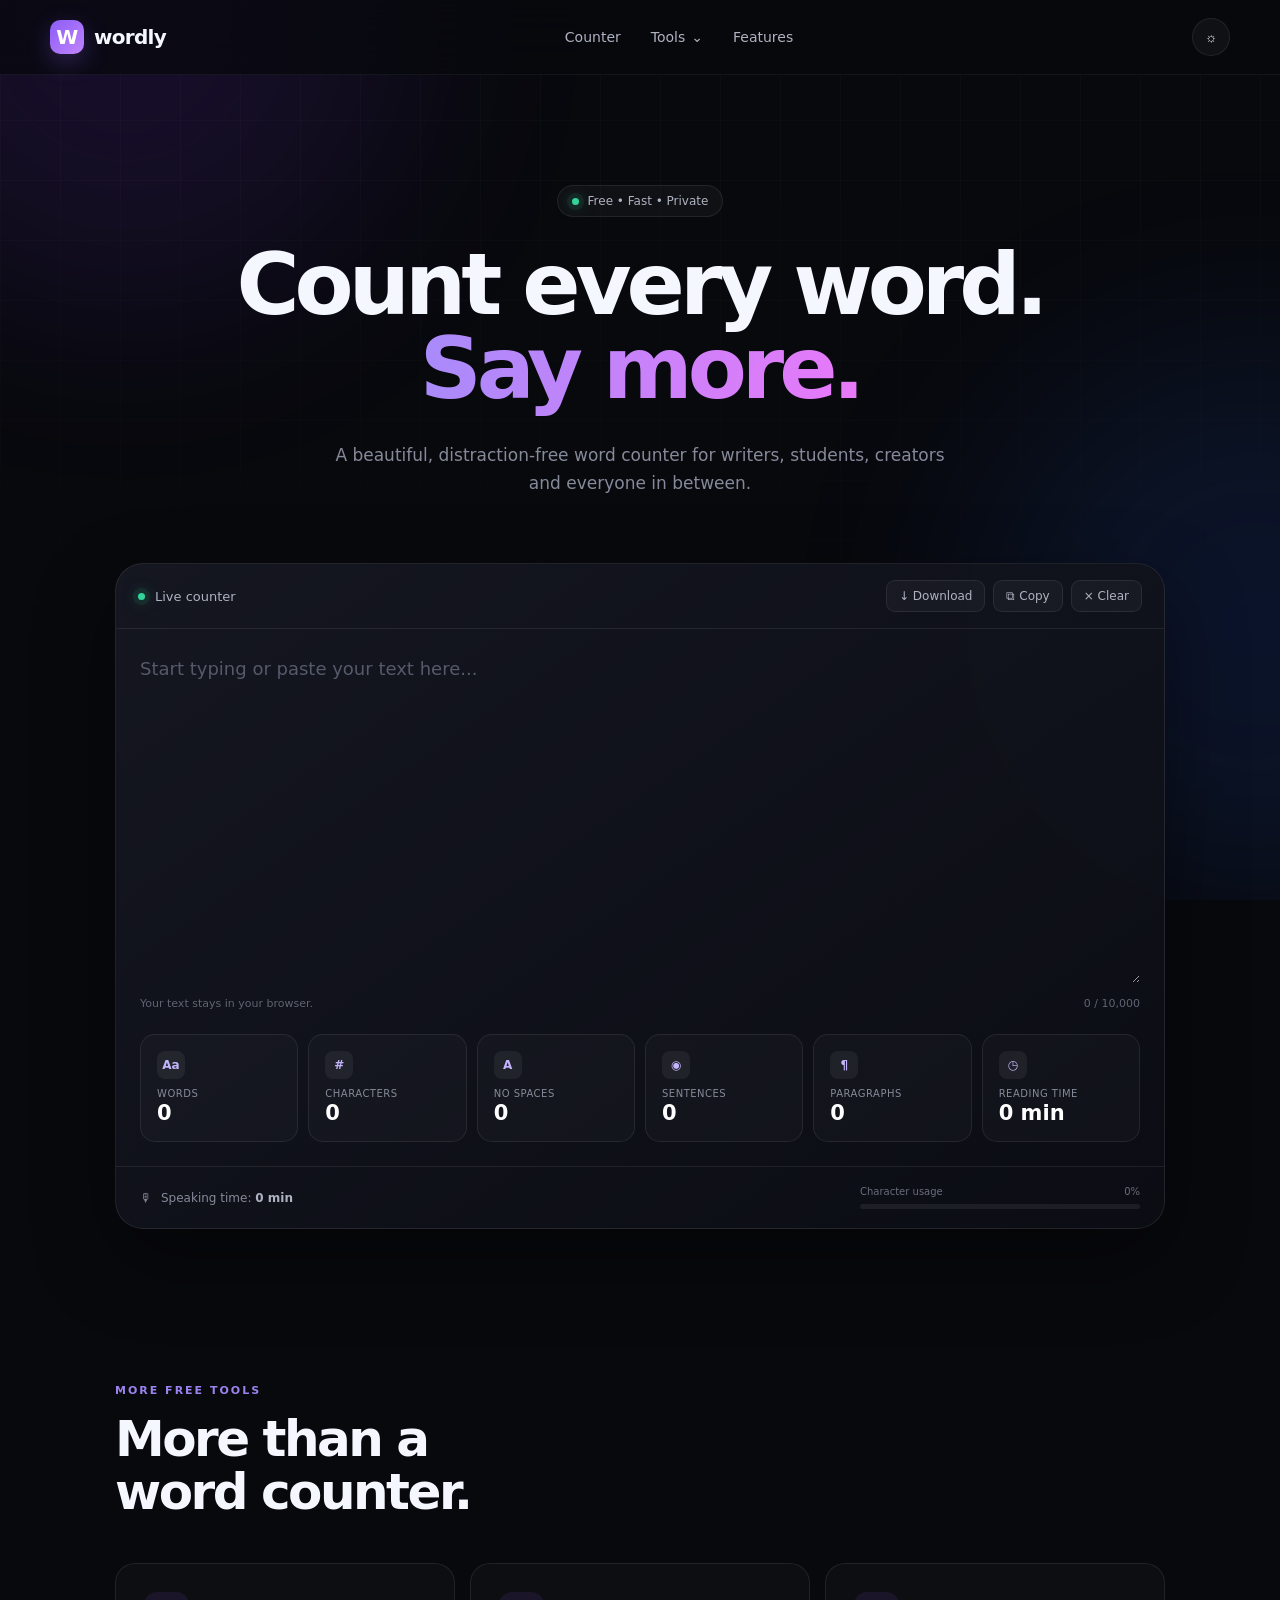
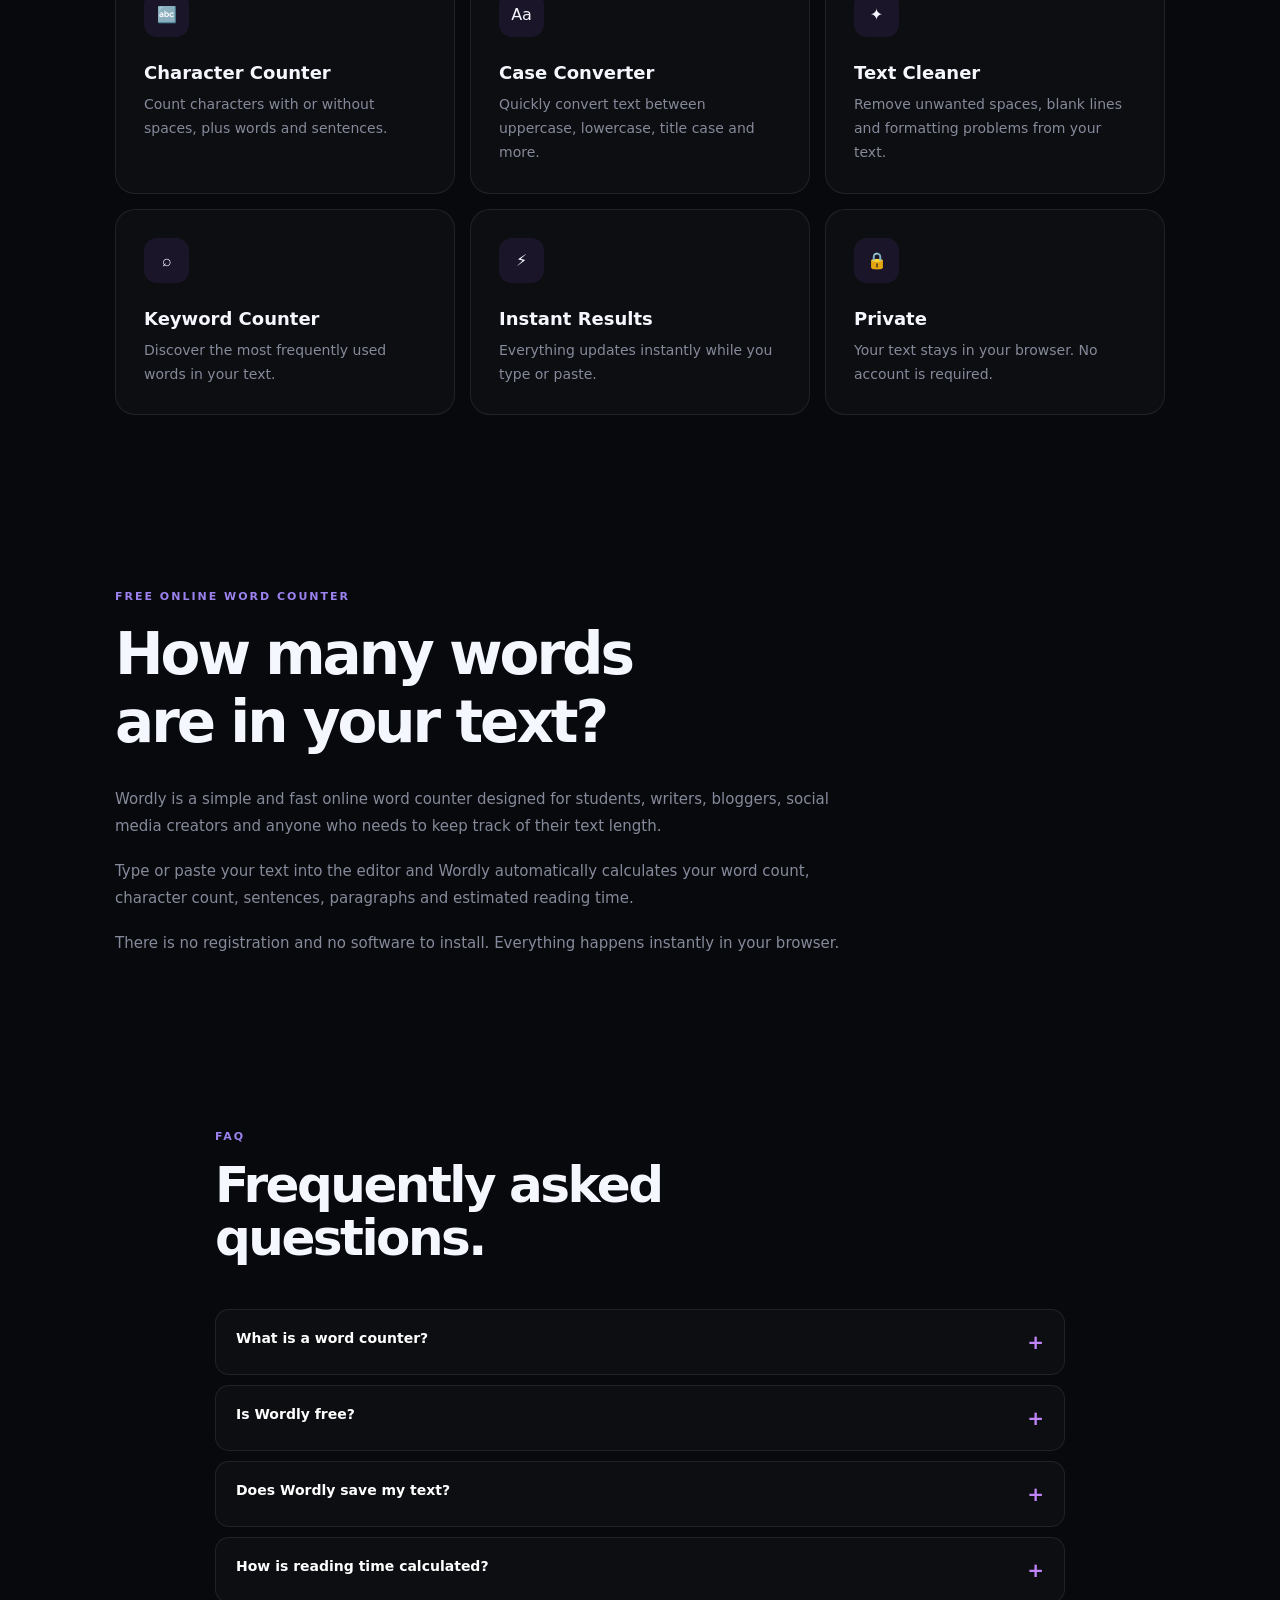
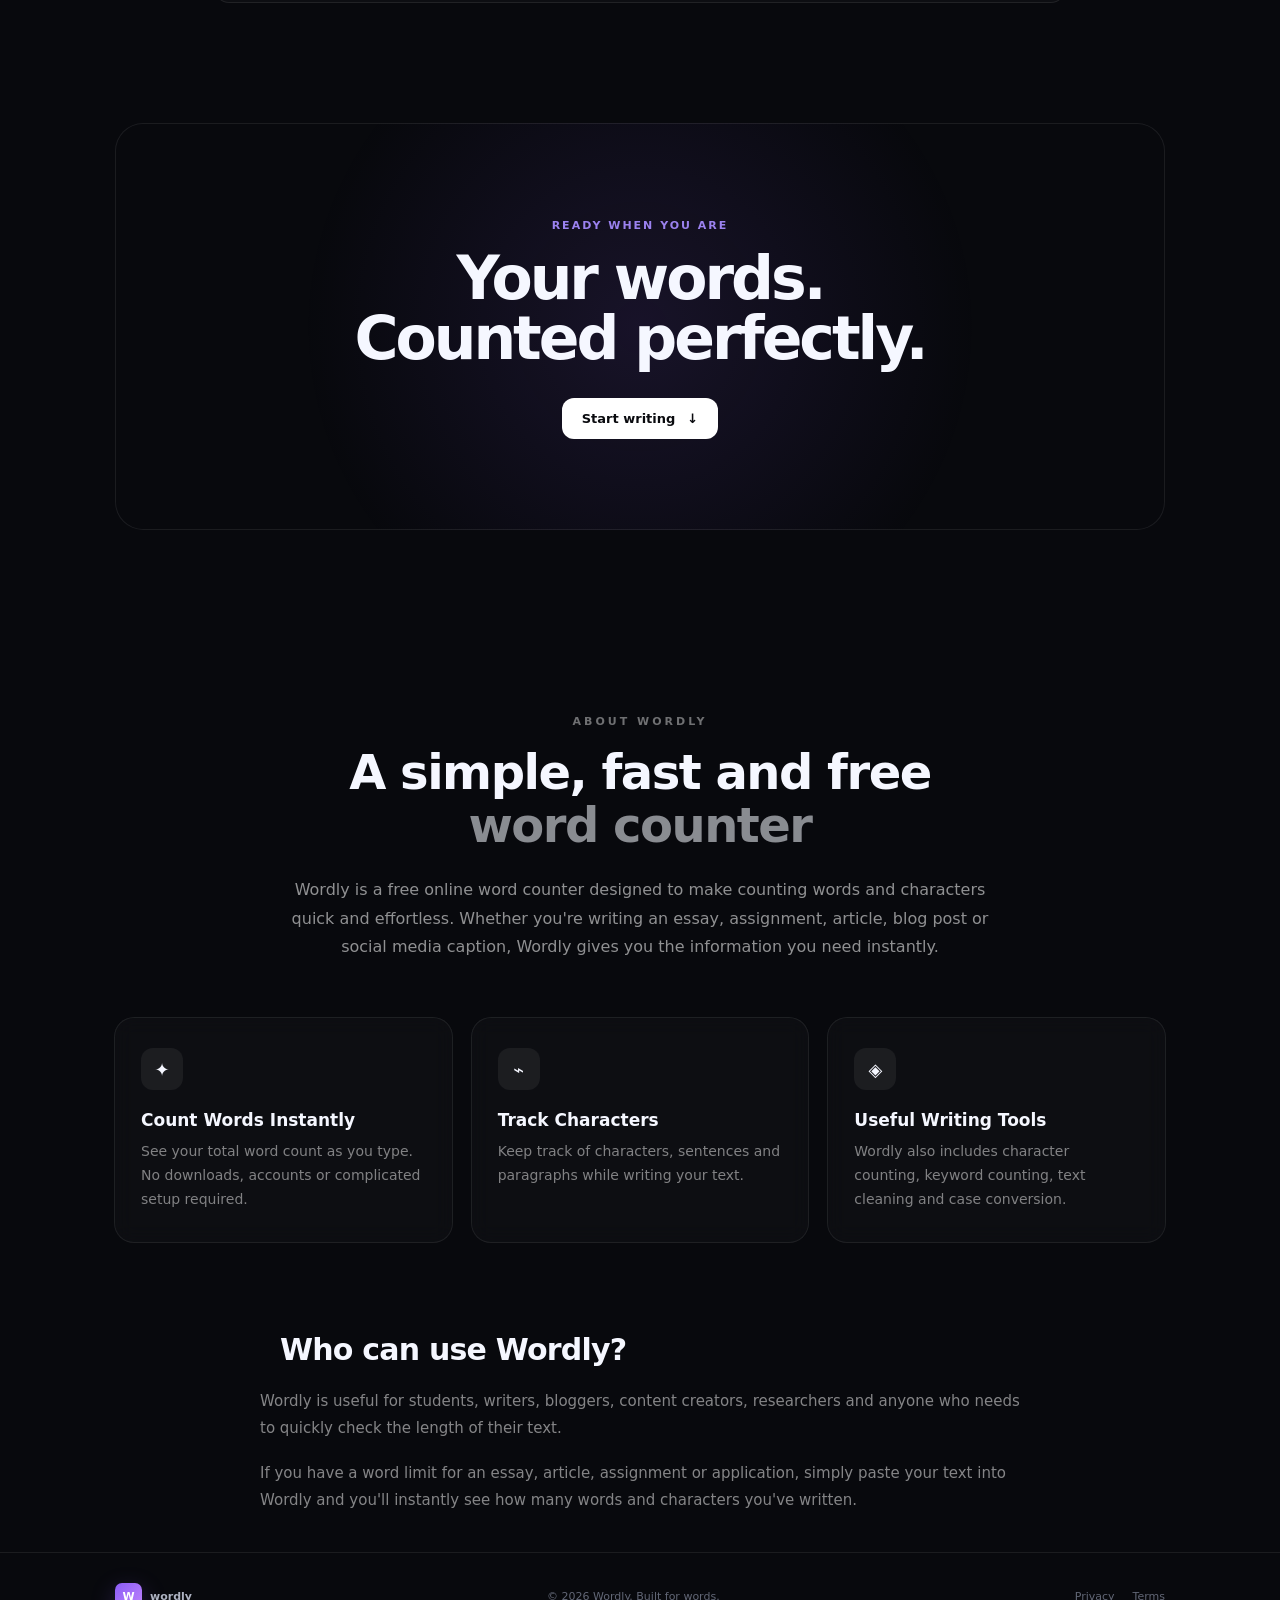
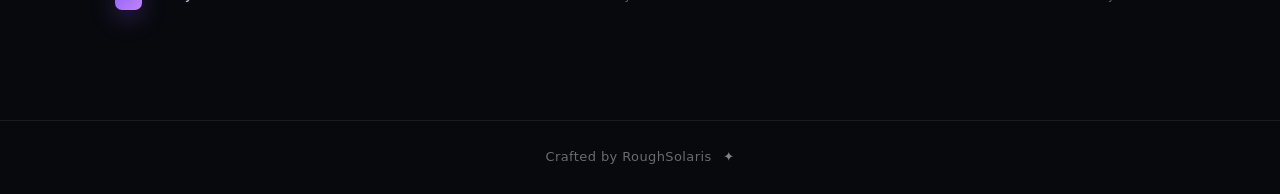
<file: index.html>
<!DOCTYPE html>
<html lang="en">
<head>
    <meta charset="UTF-8">

    <meta
        name="viewport"
        content="width=device-width, initial-scale=1.0"
    >

    <meta name="google-site-verification" content="esN3q-CJiBxwfUMxnGe8Wap32bv9t5BSEKlq-jad2Q8" />



    <meta
        name="keywords"
        content="word counter, free word counter, online word counter, character counter, writing tool"
    >

    <meta name="theme-color" content="#08090d">

    <title>Word Counter Online - Free Word & Character Counter | Wordly</title>
    <meta name="description" content="Free online word counter and character counter. Count words, characters, sentences and paragraphs instantly with Wordly. Fast, simple and completely free.">
<meta name="robots" content="index, follow">
    <link rel="stylesheet" href="style.css">
</head>

<body>

<div class="background">
    <div class="glow glow-one"></div>
    <div class="glow glow-two"></div>
    <div class="grid"></div>
</div>


<header class="navbar">

    <div class="nav-container">

        <a href="index.html" class="logo">
            <span class="logo-icon">W</span>
            <span>wordly</span>
        </a>

        <div class="nav-links">

            <a href="#counter">
                Counter
            </a>

            <div class="tools-menu">

                <button class="tools-button">
                    Tools
                    <span>⌄</span>
                </button>

                <div class="tools-dropdown">

                    <a href="index.html">
                        <span>🔢</span>
                        Word Counter
                    </a>

                    <a href="character-counter.html">
                        <span>🔤</span>
                        Character Counter
                    </a>

                    <a href="case-converter.html">
                        <span>↕</span>
                        Case Converter
                    </a>

                    <a href="grammar-checker.html">
    <span>✦</span>
    Grammar Checker
</a>


                    <a href="text-cleaner.html">
                        <span>✦</span>
                        Text Cleaner
                    </a>

                    <a href="keyword-counter.html">
                        <span>⌕</span>
                        Keyword Counter
                    </a>

                </div>

            </div>

            <a href="#features">
                Features
            </a>

        </div>

        <button
            class="theme-button"
            id="themeButton"
        >
            ☼
        </button>

    </div>

</header>


<main>


<section class="hero">

    <div class="badge">
        <span class="status-dot"></span>
        Free • Fast • Private
    </div>

    <h1>
        Count every word.<br>
        <span>Say more.</span>
    </h1>

    <p class="hero-description">
        A beautiful, distraction-free word counter for
        writers, students, creators and everyone in between.
    </p>

</section>


<section
    class="counter-section"
    id="counter"
>

    <div class="counter-card">

        <div class="toolbar">

            <div class="toolbar-left">

                <span class="live-dot"></span>

                <span>
                    Live counter
                </span>

            </div>

            <div class="toolbar-actions">

                <button
                    id="downloadButton"
                    class="tool-button"
                >
                    <span>↓</span>
                    Download
                </button>

                <button
                    id="copyButton"
                    class="tool-button"
                >
                    <span>⧉</span>
                    Copy
                </button>

                <button
                    id="clearButton"
                    class="tool-button danger"
                >
                    <span>×</span>
                    Clear
                </button>

            </div>

        </div>


        <div class="editor-wrapper">

            <textarea
                id="textInput"
                placeholder="Start typing or paste your text here..."
                spellcheck="true"
            ></textarea>

            <div class="editor-footer">

                <span>
                    Your text stays in your browser.
                </span>

                <span id="characterLimit">
                    0 / 10,000
                </span>

            </div>

        </div>


        <div class="stats-grid">

            <div class="stat-card">
                <div class="stat-icon">Aa</div>

                <div>
                    <span class="stat-label">
                        Words
                    </span>

                    <strong id="wordCount">
                        0
                    </strong>
                </div>
            </div>


            <div class="stat-card">
                <div class="stat-icon">#</div>

                <div>
                    <span class="stat-label">
                        Characters
                    </span>

                    <strong id="characterCount">
                        0
                    </strong>
                </div>
            </div>


            <div class="stat-card">
                <div class="stat-icon">A</div>

                <div>
                    <span class="stat-label">
                        No spaces
                    </span>

                    <strong id="characterNoSpaceCount">
                        0
                    </strong>
                </div>
            </div>


            <div class="stat-card">
                <div class="stat-icon">◉</div>

                <div>
                    <span class="stat-label">
                        Sentences
                    </span>

                    <strong id="sentenceCount">
                        0
                    </strong>
                </div>
            </div>


            <div class="stat-card">
                <div class="stat-icon">¶</div>

                <div>
                    <span class="stat-label">
                        Paragraphs
                    </span>

                    <strong id="paragraphCount">
                        0
                    </strong>
                </div>
            </div>


            <div class="stat-card">
                <div class="stat-icon">◷</div>

                <div>
                    <span class="stat-label">
                        Reading time
                    </span>

                    <strong id="readingTime">
                        0 min
                    </strong>
                </div>
            </div>

        </div>


        <div class="counter-bottom">

            <div class="time-info">
                🎙
                <span>
                    Speaking time:
                    <strong id="speakingTime">
                        0 min
                    </strong>
                </span>
            </div>


            <div class="progress-container">

                <div class="progress-label">

                    <span>
                        Character usage
                    </span>

                    <span id="progressText">
                        0%
                    </span>

                </div>

                <div class="progress-bar">

                    <div
                        class="progress-fill"
                        id="progressFill"
                    ></div>

                </div>

            </div>

        </div>

    </div>

</section>


<section class="features" id="features">

    <div class="section-heading">

        <span class="small-heading">
            MORE FREE TOOLS
        </span>

        <h2>
            More than a<br>
            word counter.
        </h2>

    </div>


    <div class="feature-grid">

        <a
            href="character-counter.html"
            class="feature-card feature-link"
        >

            <div class="feature-icon">
                🔤
            </div>

            <h3>
                Character Counter
            </h3>

            <p>
                Count characters with or without spaces,
                plus words and sentences.
            </p>

        </a>


        <a
            href="case-converter.html"
            class="feature-card feature-link"
        >

            <div class="feature-icon">
                Aa
            </div>

            <h3>
                Case Converter
            </h3>

            <p>
                Quickly convert text between uppercase,
                lowercase, title case and more.
            </p>

        </a>


        <a
            href="text-cleaner.html"
            class="feature-card feature-link"
        >

            <div class="feature-icon">
                ✦
            </div>

            <h3>
                Text Cleaner
            </h3>

            <p>
                Remove unwanted spaces, blank lines and
                formatting problems from your text.
            </p>

        </a>


        <a
            href="keyword-counter.html"
            class="feature-card feature-link"
        >

            <div class="feature-icon">
                ⌕
            </div>

            <h3>
                Keyword Counter
            </h3>

            <p>
                Discover the most frequently used words
                in your text.
            </p>

        </a>


        <div class="feature-card">

            <div class="feature-icon">
                ⚡
            </div>

            <h3>
                Instant Results
            </h3>

            <p>
                Everything updates instantly while
                you type or paste.
            </p>

        </div>


        <div class="feature-card">

            <div class="feature-icon">
                🔒
            </div>

            <h3>
                Private
            </h3>

            <p>
                Your text stays in your browser.
                No account is required.
            </p>

        </div>

    </div>

</section>


<section class="info-section">

    <div class="info-content">

        <span class="small-heading">
            FREE ONLINE WORD COUNTER
        </span>

        <h2>
            How many words<br>
            are in your text?
        </h2>

        <p>
            Wordly is a simple and fast online word counter
            designed for students, writers, bloggers,
            social media creators and anyone who needs
            to keep track of their text length.
        </p>

        <p>
            Type or paste your text into the editor and
            Wordly automatically calculates your word count,
            character count, sentences, paragraphs and
            estimated reading time.
        </p>

        <p>
            There is no registration and no software to
            install. Everything happens instantly in your
            browser.
        </p>

    </div>

</section>


<section class="faq-section">

    <div class="section-heading">

        <span class="small-heading">
            FAQ
        </span>

        <h2>
            Frequently asked<br>
            questions.
        </h2>

    </div>


    <div class="faq-list">

        <details>
            <summary>
                What is a word counter?
                <span>+</span>
            </summary>

            <p>
                A word counter counts the number of words
                in a piece of text. Wordly also provides
                character, sentence, paragraph and reading
                time statistics.
            </p>

        </details>


        <details>
            <summary>
                Is Wordly free?
                <span>+</span>
            </summary>

            <p>
                Yes. Wordly is designed to provide free
                online writing tools without requiring
                an account.
            </p>

        </details>


        <details>
            <summary>
                Does Wordly save my text?
                <span>+</span>
            </summary>

            <p>
                The counter processes your text directly
                in your browser. Your text does not need
                to be uploaded to a server for counting.
            </p>

        </details>


        <details>
            <summary>
                How is reading time calculated?
                <span>+</span>
            </summary>

            <p>
                Reading time is estimated using an average
                reading speed of approximately 200 words
                per minute.
            </p>

        </details>

    </div>

</section>


<section class="bottom-cta">

    <span class="small-heading">
        READY WHEN YOU ARE
    </span>

    <h2>
        Your words.<br>
        Counted perfectly.
    </h2>

    <a
        href="#counter"
        class="cta-button"
    >
        Start writing
        <span>↓</span>
    </a>

</section>


</main>
<section class="seo-section">

    <div class="seo-content">

        <span class="seo-label">ABOUT WORDLY</span>

        <h2>
            A simple, fast and free
            <span>word counter</span>
        </h2>

        <p class="seo-intro">
            Wordly is a free online word counter designed to make
            counting words and characters quick and effortless.
            Whether you're writing an essay, assignment, article,
            blog post or social media caption, Wordly gives you
            the information you need instantly.
        </p>

        <div class="seo-grid">

            <article class="seo-card">
                <div class="seo-icon">✦</div>

                <h3>Count Words Instantly</h3>

                <p>
                    See your total word count as you type.
                    No downloads, accounts or complicated setup required.
                </p>
            </article>


            <article class="seo-card">
                <div class="seo-icon">⌁</div>

                <h3>Track Characters</h3>

                <p>
                    Keep track of characters, sentences and paragraphs
                    while writing your text.
                </p>
            </article>


            <article class="seo-card">
                <div class="seo-icon">◈</div>

                <h3>Useful Writing Tools</h3>

                <p>
                    Wordly also includes character counting,
                    keyword counting, text cleaning and case conversion.
                </p>
            </article>

        </div>


        <div class="seo-text">

            <h2>Who can use Wordly?</h2>

            <p>
                Wordly is useful for students, writers, bloggers,
                content creators, researchers and anyone who needs
                to quickly check the length of their text.
            </p>

            <p>
                If you have a word limit for an essay, article,
                assignment or application, simply paste your text
                into Wordly and you'll instantly see how many words
                and characters you've written.
            </p>

        </div>

    </div>

</section>


<footer>

    <div class="footer-container">

        <div class="footer-logo">

            <span class="logo-icon">
                W
            </span>

            <span>
                wordly
            </span>

        </div>


        <p>
            ©
            <span id="year"></span>
            Wordly. Built for words.
        </p>


        <div class="footer-links">

            <a href="#">
                Privacy
            </a>

            <a href="#">
                Terms
            </a>

        </div>

    </div>

</footer>


<div class="toast" id="toast">

    <span>✓</span>

    <span id="toastMessage">
        Done!
    </span>

</div>


<script src="script.js"></script>

</body>
<footer class="creator-footer">
    <span>Crafted by</span>
    
        RoughSolaris
    <span class="creator-star">✦</span>
</footer>
</html>
</file>
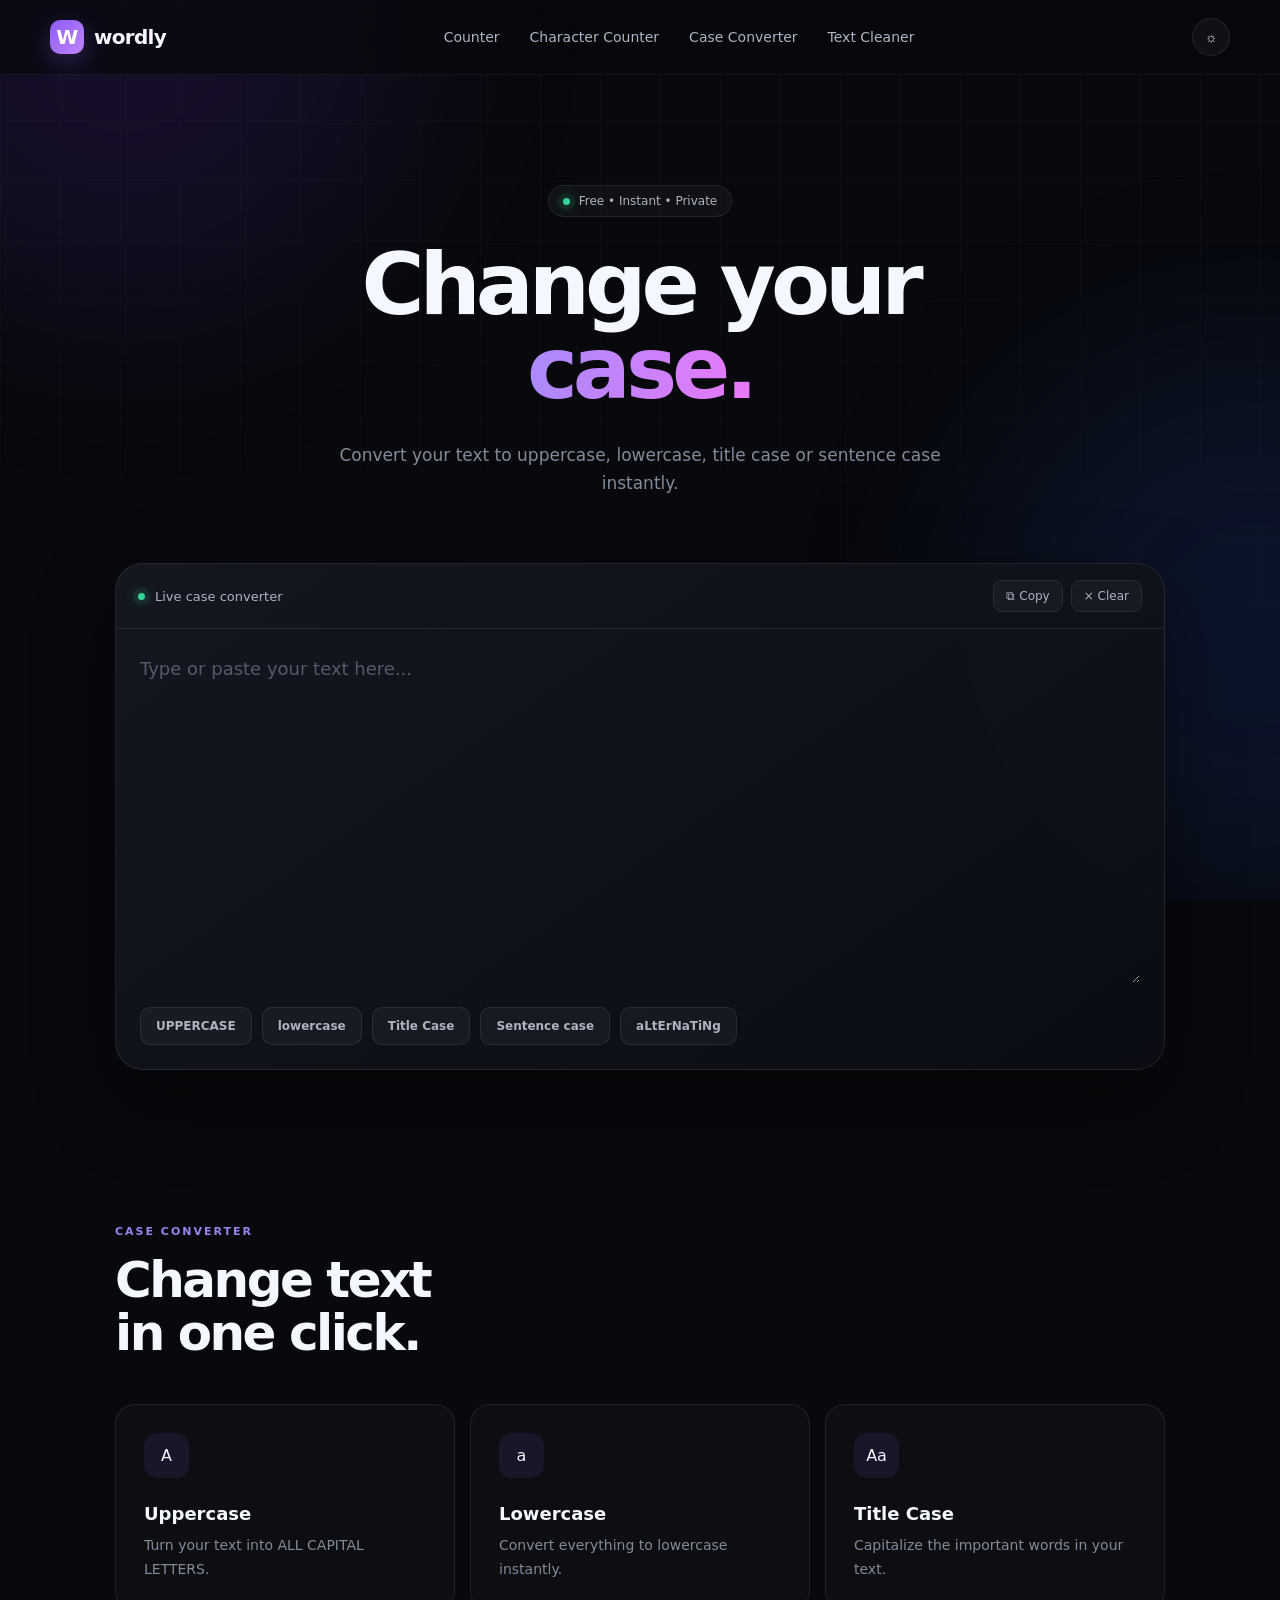
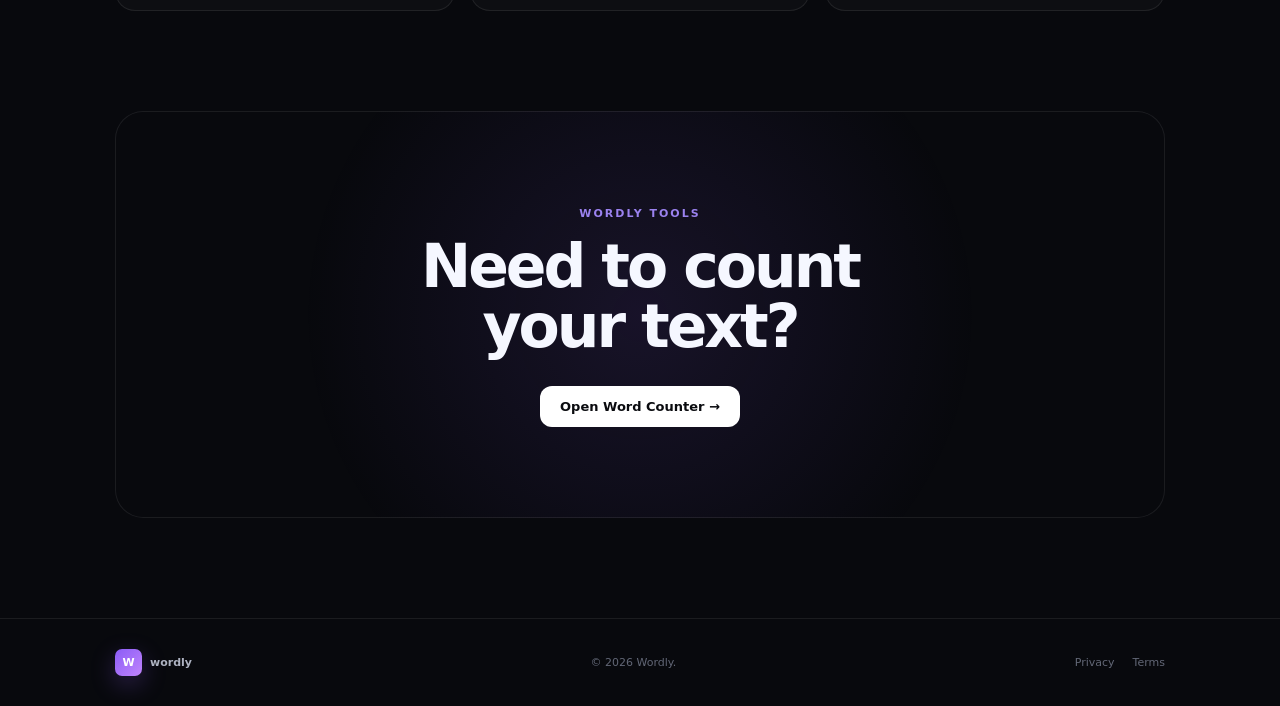
<file: case-converter.html>
<!DOCTYPE html>
<html lang="en">
<head>

    <meta charset="UTF-8">

    <meta
        name="viewport"
        content="width=device-width, initial-scale=1.0"
    >

    <meta
        name="description"
        content="Free online case converter. Convert text to uppercase, lowercase, title case and sentence case instantly with Wordly."
    >

    <meta
        name="robots"
        content="index, follow"
    >

    <meta
        name="theme-color"
        content="#08090d"
    >

    <title>Case Converter Online - Uppercase, Lowercase & More | Wordly</title>

    <link
        rel="stylesheet"
        href="style.css"
    >

</head>

<body>

<div class="background">
    <div class="glow glow-one"></div>
    <div class="glow glow-two"></div>
    <div class="grid"></div>
</div>


<header class="navbar">

<div class="nav-container">

<a href="index.html" class="logo">
<span class="logo-icon">W</span>
<span>wordly</span>
</a>

<div class="nav-links">

<a href="index.html">
Counter
</a>

<a href="character-counter.html">
Character Counter
</a>

<a href="case-converter.html">
Case Converter
</a>

<a href="text-cleaner.html">
Text Cleaner
</a>

</div>

<button
class="theme-button"
id="themeButton"
>
☼
</button>

</div>

</header>


<main>


<section class="hero">

<div class="badge">
<span class="status-dot"></span>
Free • Instant • Private
</div>

<h1>
Change your<br>
<span>case.</span>
</h1>

<p class="hero-description">
Convert your text to uppercase, lowercase,
title case or sentence case instantly.
</p>

</section>


<section class="counter-section">

<div class="counter-card">

<div class="toolbar">

<div class="toolbar-left">

<span class="live-dot"></span>

<span>
Live case converter
</span>

</div>


<div class="toolbar-actions">

<button
class="tool-button"
id="copyButton"
>
⧉ Copy
</button>

<button
class="tool-button danger"
id="clearButton"
>
× Clear
</button>

</div>

</div>


<div class="editor-wrapper">

<textarea
id="textInput"
placeholder="Type or paste your text here..."
></textarea>

</div>


<div class="case-buttons">

<button id="upperButton">
UPPERCASE
</button>

<button id="lowerButton">
lowercase
</button>

<button id="titleButton">
Title Case
</button>

<button id="sentenceButton">
Sentence case
</button>

<button id="alternatingButton">
aLtErNaTiNg
</button>

</div>

</div>

</section>


<section class="features">

<div class="section-heading">

<span class="small-heading">
CASE CONVERTER
</span>

<h2>
Change text<br>
in one click.
</h2>

</div>


<div class="feature-grid">

<div class="feature-card">

<div class="feature-icon">
A
</div>

<h3>
Uppercase
</h3>

<p>
Turn your text into ALL CAPITAL LETTERS.
</p>

</div>


<div class="feature-card">

<div class="feature-icon">
a
</div>

<h3>
Lowercase
</h3>

<p>
Convert everything to lowercase instantly.
</p>

</div>


<div class="feature-card">

<div class="feature-icon">
Aa
</div>

<h3>
Title Case
</h3>

<p>
Capitalize the important words in your text.
</p>

</div>

</div>

</section>


<section class="bottom-cta">

<span class="small-heading">
WORDLY TOOLS
</span>

<h2>
Need to count<br>
your text?
</h2>

<a
href="index.html"
class="cta-button"
>
Open Word Counter →
</a>

</section>


</main>


<footer>

<div class="footer-container">

<div class="footer-logo">

<span class="logo-icon">
W
</span>

<span>
wordly
</span>

</div>

<p>
© <span id="year"></span> Wordly.
</p>

<div class="footer-links">
<a href="#">Privacy</a>
<a href="#">Terms</a>
</div>

</div>

</footer>


<div class="toast" id="toast">

<span>✓</span>

<span id="toastMessage">
Done!
</span>

</div>


<script src="case-converter.js"></script>

</body>
</html>
</file>
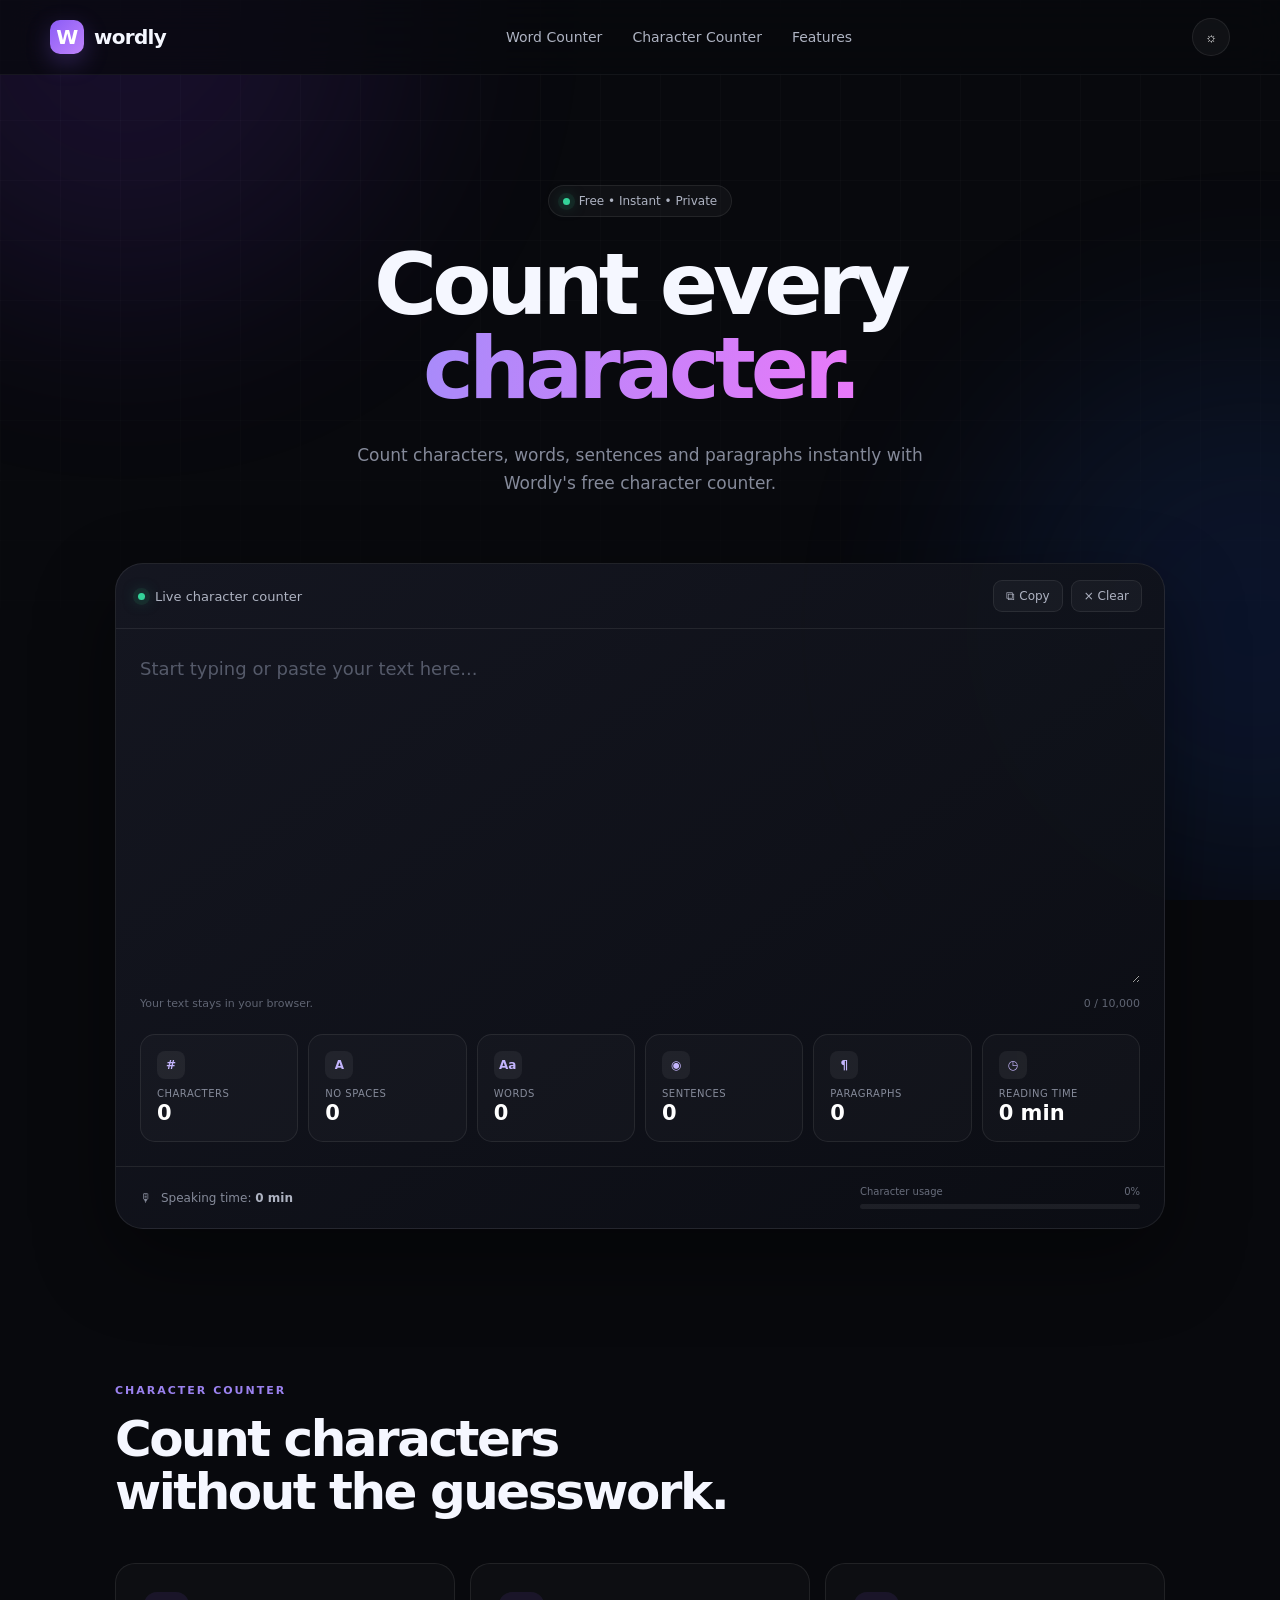
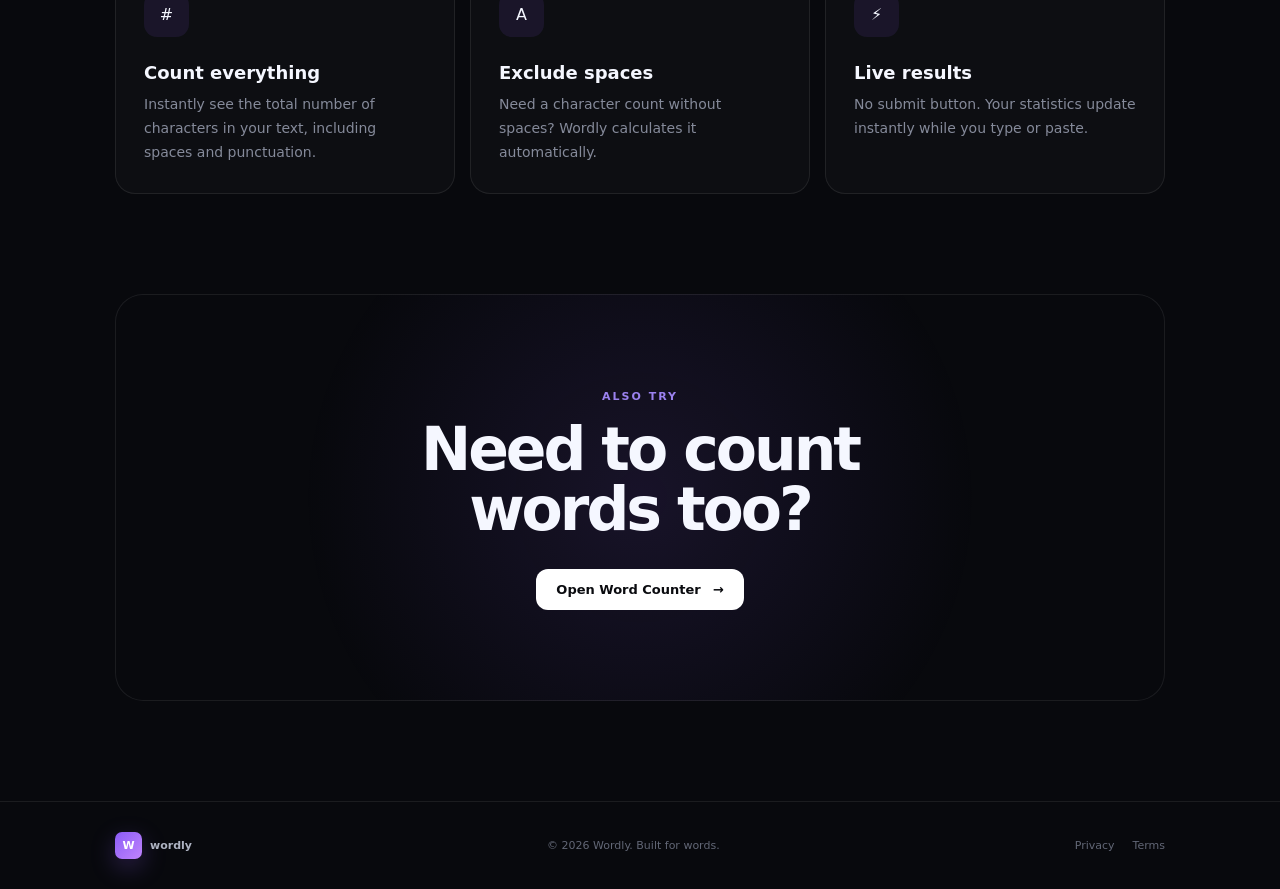
<file: character-counter.html>
<!DOCTYPE html>
<html lang="en">

<head>

    <meta charset="UTF-8">

    <meta
        name="viewport"
        content="width=device-width, initial-scale=1.0"
    >

    <meta
        name="description"
        content="Free online character counter. Count characters, characters without spaces, words, sentences and paragraphs instantly with Wordly."
    >

    <meta
        name="robots"
        content="index, follow"
    >

    <meta
        name="theme-color"
        content="#08090d"
    >

    <title>Character Counter Online - Free Character Counter | Wordly</title>

    <link
        rel="stylesheet"
        href="style.css"
    >

</head>


<body>

    <!-- Background -->

    <div class="background">

        <div class="glow glow-one"></div>

        <div class="glow glow-two"></div>

        <div class="grid"></div>

    </div>


    <!-- Navigation -->

    <header class="navbar">

        <div class="nav-container">

            <a
                href="index.html"
                class="logo"
            >

                <span class="logo-icon">
                    W
                </span>

                <span>
                    wordly
                </span>

            </a>


            <div class="nav-links">

                <a href="index.html#counter">
                    Word Counter
                </a>

                <a href="character-counter.html">
                    Character Counter
                </a>

                <a href="index.html#features">
                    Features
                </a>

            </div>


            <button
                class="theme-button"
                id="themeButton"
                aria-label="Toggle theme"
            >
                ☼
            </button>

        </div>

    </header>


    <!-- Main -->

    <main>


        <!-- Hero -->

        <section class="hero">

            <div class="badge">

                <span class="status-dot"></span>

                Free • Instant • Private

            </div>


            <h1>

                Count every<br>

                <span>character.</span>

            </h1>


            <p class="hero-description">

                Count characters, words, sentences and paragraphs
                instantly with Wordly's free character counter.

            </p>

        </section>



        <!-- Character Counter -->

        <section
            class="counter-section"
            id="counter"
        >

            <div class="counter-card">


                <!-- Toolbar -->

                <div class="toolbar">

                    <div class="toolbar-left">

                        <span class="live-dot"></span>

                        <span>
                            Live character counter
                        </span>

                    </div>


                    <div class="toolbar-actions">

                        <button
                            id="copyButton"
                            class="tool-button"
                        >

                            <span>⧉</span>

                            Copy

                        </button>


                        <button
                            id="clearButton"
                            class="tool-button danger"
                        >

                            <span>×</span>

                            Clear

                        </button>

                    </div>

                </div>



                <!-- Editor -->

                <div class="editor-wrapper">

                    <textarea
                        id="textInput"
                        placeholder="Start typing or paste your text here..."
                        spellcheck="true"
                    ></textarea>


                    <div class="editor-footer">

                        <span>
                            Your text stays in your browser.
                        </span>


                        <span id="characterLimit">
                            0 / 10,000
                        </span>

                    </div>

                </div>



                <!-- Statistics -->

                <div class="stats-grid">


                    <div class="stat-card primary-stat">

                        <div class="stat-icon">
                            #
                        </div>

                        <div>

                            <span class="stat-label">
                                Characters
                            </span>

                            <strong id="characterCount">
                                0
                            </strong>

                        </div>

                    </div>



                    <div class="stat-card">

                        <div class="stat-icon">
                            A
                        </div>

                        <div>

                            <span class="stat-label">
                                No spaces
                            </span>

                            <strong id="characterNoSpaceCount">
                                0
                            </strong>

                        </div>

                    </div>



                    <div class="stat-card">

                        <div class="stat-icon">
                            Aa
                        </div>

                        <div>

                            <span class="stat-label">
                                Words
                            </span>

                            <strong id="wordCount">
                                0
                            </strong>

                        </div>

                    </div>



                    <div class="stat-card">

                        <div class="stat-icon">
                            ◉
                        </div>

                        <div>

                            <span class="stat-label">
                                Sentences
                            </span>

                            <strong id="sentenceCount">
                                0
                            </strong>

                        </div>

                    </div>



                    <div class="stat-card">

                        <div class="stat-icon">
                            ¶
                        </div>

                        <div>

                            <span class="stat-label">
                                Paragraphs
                            </span>

                            <strong id="paragraphCount">
                                0
                            </strong>

                        </div>

                    </div>



                    <div class="stat-card">

                        <div class="stat-icon">
                            ◷
                        </div>

                        <div>

                            <span class="stat-label">
                                Reading time
                            </span>

                            <strong id="readingTime">
                                0 min
                            </strong>

                        </div>

                    </div>

                </div>



                <!-- Bottom -->

                <div class="counter-bottom">


                    <div class="time-info">

                        <span>
                            🎙
                        </span>

                        <span>

                            Speaking time:

                            <strong id="speakingTime">
                                0 min
                            </strong>

                        </span>

                    </div>



                    <div class="progress-container">

                        <div class="progress-label">

                            <span>
                                Character usage
                            </span>

                            <span id="progressText">
                                0%
                            </span>

                        </div>


                        <div class="progress-bar">

                            <div
                                class="progress-fill"
                                id="progressFill"
                            ></div>

                        </div>

                    </div>

                </div>

            </div>

        </section>



        <!-- Information -->

        <section class="features">

            <div class="section-heading">

                <span class="small-heading">
                    CHARACTER COUNTER
                </span>


                <h2>

                    Count characters<br>

                    without the guesswork.

                </h2>

            </div>


            <div class="feature-grid">


                <article class="feature-card">

                    <div class="feature-icon">
                        #
                    </div>

                    <h3>
                        Count everything
                    </h3>

                    <p>

                        Instantly see the total number of
                        characters in your text, including spaces
                        and punctuation.

                    </p>

                </article>



                <article class="feature-card">

                    <div class="feature-icon">
                        A
                    </div>

                    <h3>
                        Exclude spaces
                    </h3>

                    <p>

                        Need a character count without spaces?
                        Wordly calculates it automatically.

                    </p>

                </article>



                <article class="feature-card">

                    <div class="feature-icon">
                        ⚡
                    </div>

                    <h3>
                        Live results
                    </h3>

                    <p>

                        No submit button. Your statistics update
                        instantly while you type or paste.

                    </p>

                </article>

            </div>

        </section>



        <!-- CTA -->

        <section class="bottom-cta">

            <span class="small-heading">
                ALSO TRY
            </span>


            <h2>

                Need to count<br>

                <span>words too?</span>

            </h2>


            <a
                href="index.html"
                class="cta-button"
            >

                Open Word Counter

                <span>
                    →
                </span>

            </a>

        </section>


    </main>



    <!-- Footer -->

    <footer>

        <div class="footer-container">


            <div class="footer-logo">

                <span class="logo-icon">
                    W
                </span>

                <span>
                    wordly
                </span>

            </div>


            <p>

                ©
                <span id="year"></span>
                Wordly. Built for words.

            </p>


            <div class="footer-links">

                <a href="#">
                    Privacy
                </a>

                <a href="#">
                    Terms
                </a>

            </div>

        </div>

    </footer>



    <!-- Toast -->

    <div
        class="toast"
        id="toast"
    >

        <span>
            ✓
        </span>

        <span id="toastMessage">
            Copied!
        </span>

    </div>



    <script src="character-counter.js"></script>

</body>

</html>
</file>
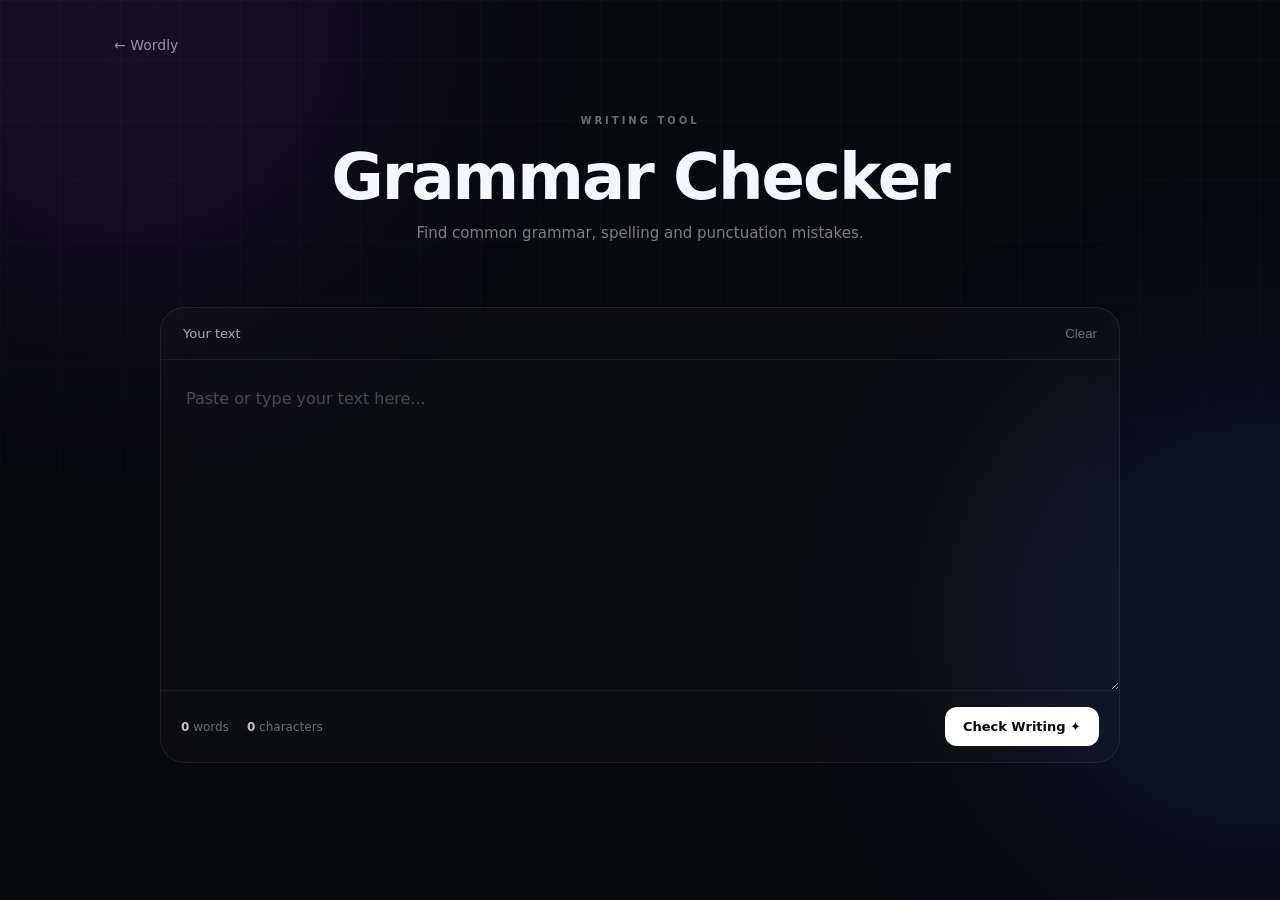
<file: grammar-checker.html>
<!DOCTYPE html>
<html lang="en">

<head>

    <meta charset="UTF-8">

    <meta
        name="viewport"
        content="width=device-width, initial-scale=1.0"
    >

    <meta
        name="description"
        content="Free online grammar checker. Find common grammar, spelling and punctuation mistakes instantly with Wordly."
    >

    <meta
        name="robots"
        content="index, follow"
    >

    <meta
        name="theme-color"
        content="#08090d"
    >

    <title>Grammar Checker Online - Free Grammar & Spelling Checker | Wordly</title>

    <link
        rel="stylesheet"
        href="style.css"
    >

</head>


<body>

<div class="background">
    <div class="glow glow-one"></div>
    <div class="glow glow-two"></div>
    <div class="grid"></div>
</div>


<header class="tool-header">

    <a href="index.html" class="back-home">
        ← Wordly
    </a>

    <div class="tool-title">

        <span class="tool-label">
            WRITING TOOL
        </span>

        <h1>
            Grammar Checker
        </h1>

        <p>
            Find common grammar, spelling and punctuation mistakes.
        </p>

    </div>

</header>


<main class="grammar-container">

    <section class="grammar-editor">

        <div class="editor-top">

            <span>
                Your text
            </span>

            <button
                id="clearText"
                class="clear-button"
            >
                Clear
            </button>

        </div>


        <textarea
            id="grammarInput"
            placeholder="Paste or type your text here..."
            spellcheck="false"
        ></textarea>


        <div class="editor-bottom">

            <div class="text-stats">

                <span>
                    <strong id="wordCount">0</strong>
                    words
                </span>

                <span>
                    <strong id="characterCount">0</strong>
                    characters
                </span>

            </div>


            <button
                id="checkGrammar"
                class="check-button"
            >
                Check Writing ✦
            </button>

        </div>

    </section>


    <section
        id="resultsSection"
        class="grammar-results hidden"
    >

        <div class="results-header">

            <div>

                <span class="tool-label">
                    ANALYSIS
                </span>

                <h2>
                    Writing issues
                </h2>

            </div>


            <button
                id="fixAll"
                class="fix-all-button"
            >
                ✦ Fix All
            </button>

        </div>


        <div
            id="issueSummary"
            class="issue-summary"
        ></div>


        <div
            id="issuesList"
            class="issues-list"
        ></div>


        <div class="corrected-area hidden" id="correctedArea">

            <div class="corrected-header">

                <span>
                    Corrected text
                </span>

                <button
                    id="copyCorrected"
                    class="copy-button"
                >
                    Copy
                </button>

            </div>


            <div
                id="correctedText"
                class="corrected-text"
            ></div>

        </div>

    </section>

</main>


<script src="grammar-checker.js"></script>

</body>

</html>
</file>
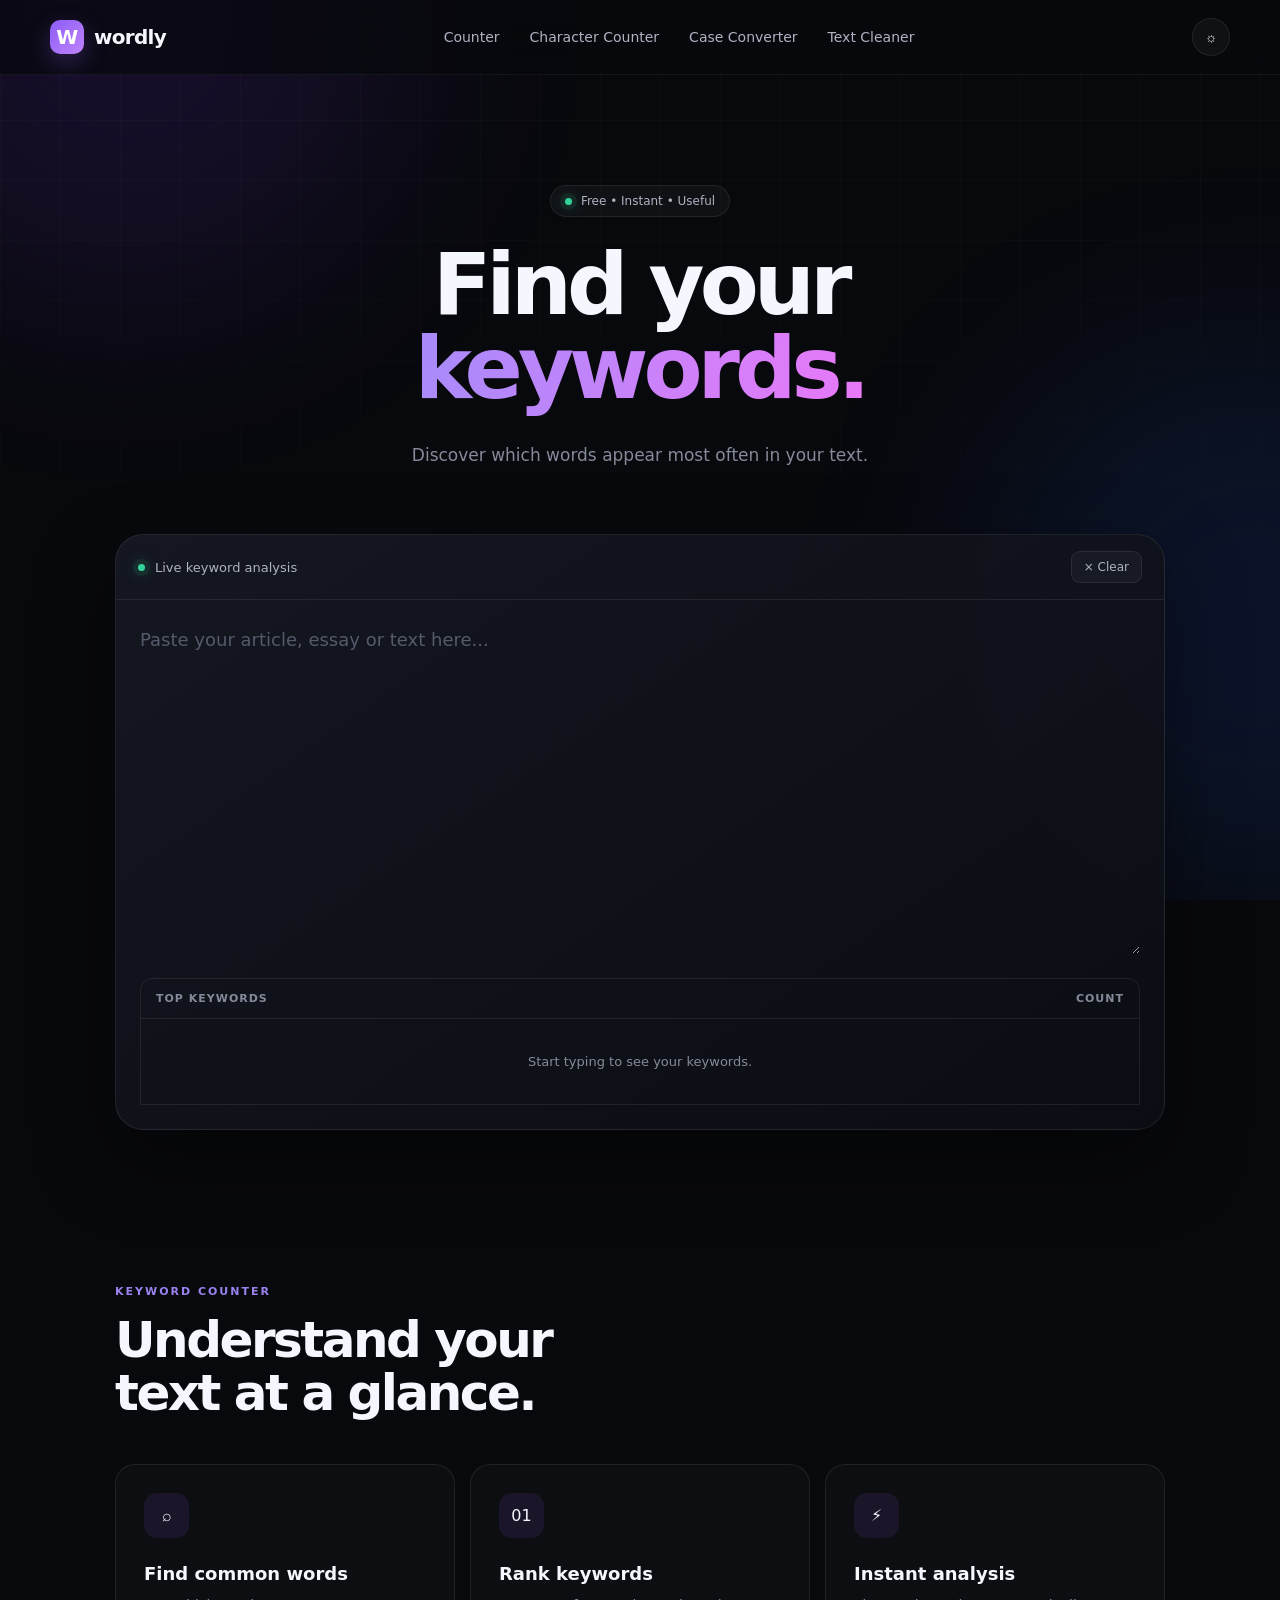
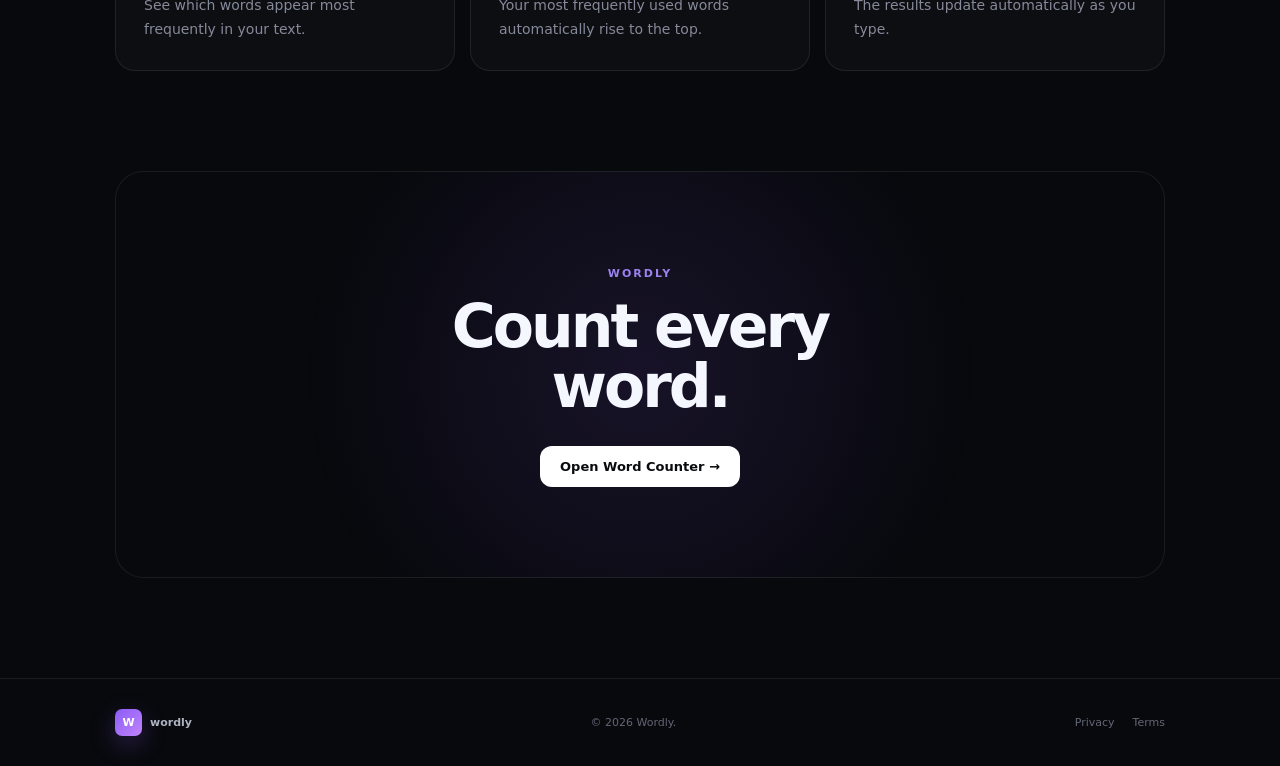
<file: keyword-counter.html>
<!DOCTYPE html>
<html lang="en">
<head>

    <meta charset="UTF-8">

    <meta
        name="viewport"
        content="width=device-width, initial-scale=1.0"
    >

    <meta
        name="description"
        content="Free online keyword counter. Find the most frequently used words in your text and see keyword frequency instantly with Wordly."
    >

    <meta
        name="robots"
        content="index, follow"
    >

    <meta
        name="theme-color"
        content="#08090d"
    >

    <title>Keyword Counter Online - Free Keyword Frequency Tool | Wordly</title>

    <link
        rel="stylesheet"
        href="style.css"
    >

</head>

<body>

<div class="background">
<div class="glow glow-one"></div>
<div class="glow glow-two"></div>
<div class="grid"></div>
</div>


<header class="navbar">

<div class="nav-container">

<a href="index.html" class="logo">
<span class="logo-icon">W</span>
<span>wordly</span>
</a>

<div class="nav-links">

<a href="index.html">
Counter
</a>

<a href="character-counter.html">
Character Counter
</a>

<a href="case-converter.html">
Case Converter
</a>

<a href="text-cleaner.html">
Text Cleaner
</a>

</div>

<button
class="theme-button"
id="themeButton"
>
☼
</button>

</div>

</header>


<main>


<section class="hero">

<div class="badge">
<span class="status-dot"></span>
Free • Instant • Useful
</div>

<h1>
Find your<br>
<span>keywords.</span>
</h1>

<p class="hero-description">
Discover which words appear most often in
your text.
</p>

</section>


<section class="counter-section">

<div class="counter-card">

<div class="toolbar">

<div class="toolbar-left">

<span class="live-dot"></span>

<span>
Live keyword analysis
</span>

</div>


<div class="toolbar-actions">

<button
class="tool-button"
id="clearButton"
>
× Clear
</button>

</div>

</div>


<div class="editor-wrapper">

<textarea
id="textInput"
placeholder="Paste your article, essay or text here..."
></textarea>

</div>


<div class="keyword-results">

<div class="keyword-header">

<span>
Top keywords
</span>

<span>
Count
</span>

</div>

<div id="keywordList">

<div class="empty-keywords">
Start typing to see your keywords.
</div>

</div>

</div>

</div>

</section>


<section class="features">

<div class="section-heading">

<span class="small-heading">
KEYWORD COUNTER
</span>

<h2>
Understand your<br>
text at a glance.
</h2>

</div>


<div class="feature-grid">

<div class="feature-card">

<div class="feature-icon">
⌕
</div>

<h3>
Find common words
</h3>

<p>
See which words appear most frequently in your text.
</p>

</div>


<div class="feature-card">

<div class="feature-icon">
01
</div>

<h3>
Rank keywords
</h3>

<p>
Your most frequently used words automatically rise to the top.
</p>

</div>


<div class="feature-card">

<div class="feature-icon">
⚡
</div>

<h3>
Instant analysis
</h3>

<p>
The results update automatically as you type.
</p>

</div>

</div>

</section>


<section class="bottom-cta">

<span class="small-heading">
WORDLY
</span>

<h2>
Count every<br>
word.
</h2>

<a
href="index.html"
class="cta-button"
>
Open Word Counter →
</a>

</section>


</main>


<footer>

<div class="footer-container">

<div class="footer-logo">

<span class="logo-icon">
W
</span>

<span>
wordly
</span>

</div>

<p>
© <span id="year"></span> Wordly.
</p>

<div class="footer-links">
<a href="#">Privacy</a>
<a href="#">Terms</a>
</div>

</div>

</footer>


<script src="keyword-counter.js"></script>

</body>
</html>
</file>
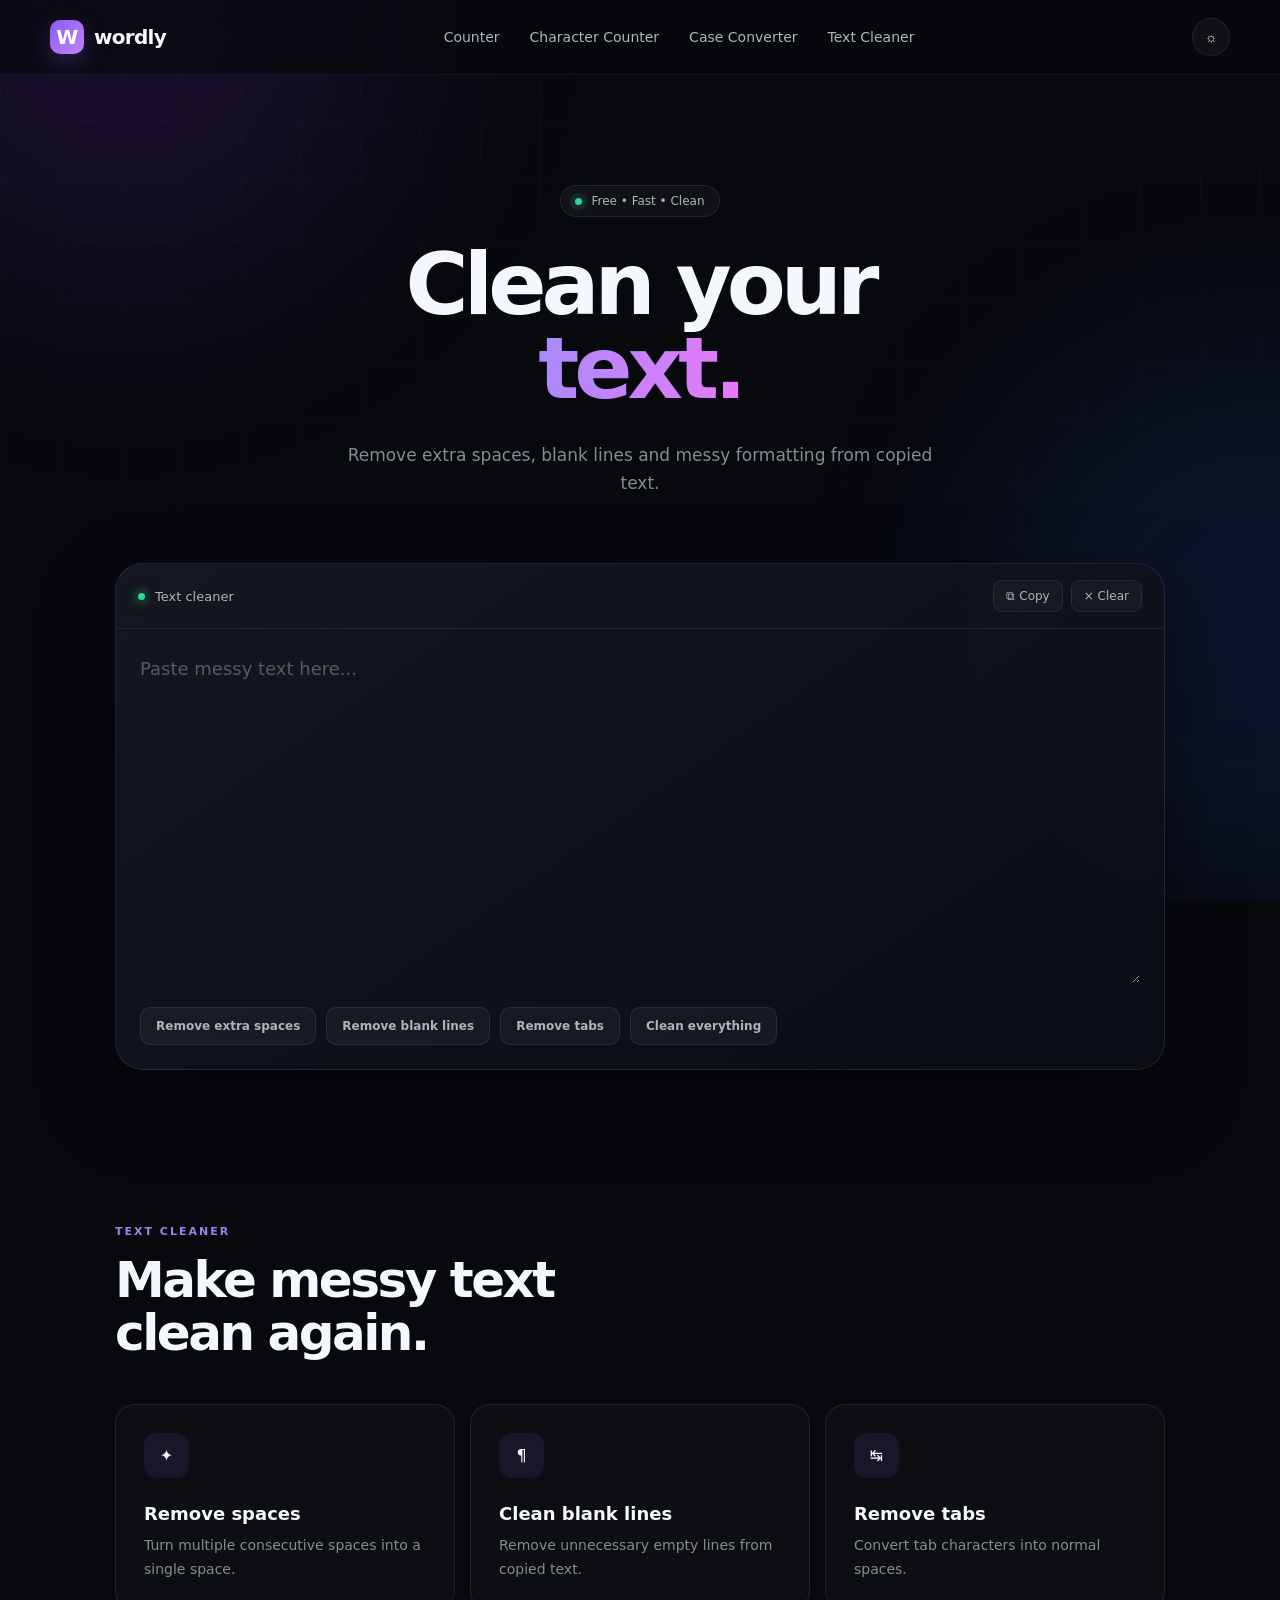
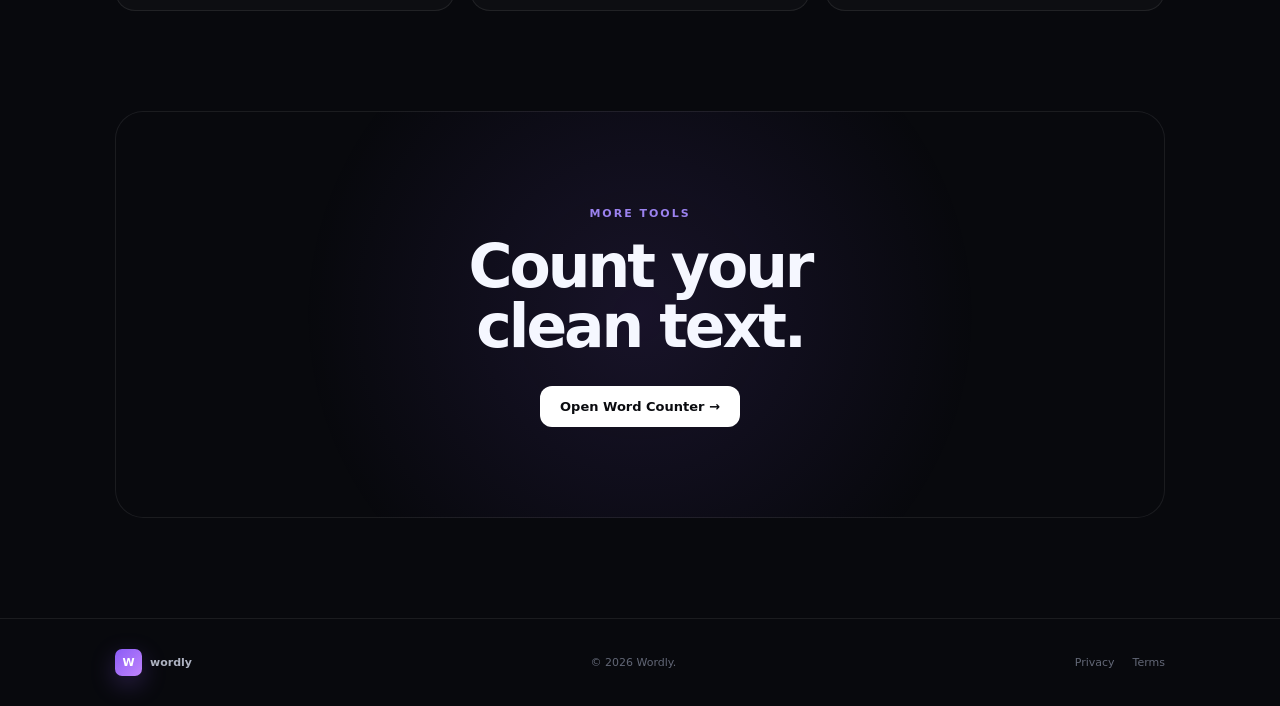
<file: text-cleaner.html>
<!DOCTYPE html>
<html lang="en">
<head>

    <meta charset="UTF-8">

    <meta
        name="viewport"
        content="width=device-width, initial-scale=1.0"
    >

    <meta
        name="description"
        content="Free online text cleaner. Remove extra spaces, blank lines and unnecessary formatting from your text instantly with Wordly."
    >

    <meta
        name="robots"
        content="index, follow"
    >

    <meta
        name="theme-color"
        content="#08090d"
    >

    <title>Text Cleaner Online - Clean & Format Text | Wordly</title>

    <link
        rel="stylesheet"
        href="style.css"
    >

</head>

<body>

<div class="background">
<div class="glow glow-one"></div>
<div class="glow glow-two"></div>
<div class="grid"></div>
</div>


<header class="navbar">

<div class="nav-container">

<a href="index.html" class="logo">
<span class="logo-icon">W</span>
<span>wordly</span>
</a>

<div class="nav-links">

<a href="index.html">
Counter
</a>

<a href="character-counter.html">
Character Counter
</a>

<a href="case-converter.html">
Case Converter
</a>

<a href="text-cleaner.html">
Text Cleaner
</a>

</div>

<button
class="theme-button"
id="themeButton"
>
☼
</button>

</div>

</header>


<main>


<section class="hero">

<div class="badge">
<span class="status-dot"></span>
Free • Fast • Clean
</div>

<h1>
Clean your<br>
<span>text.</span>
</h1>

<p class="hero-description">
Remove extra spaces, blank lines and messy
formatting from copied text.
</p>

</section>


<section class="counter-section">

<div class="counter-card">

<div class="toolbar">

<div class="toolbar-left">

<span class="live-dot"></span>

<span>
Text cleaner
</span>

</div>


<div class="toolbar-actions">

<button
class="tool-button"
id="copyButton"
>
⧉ Copy
</button>

<button
class="tool-button danger"
id="clearButton"
>
× Clear
</button>

</div>

</div>


<div class="editor-wrapper">

<textarea
id="textInput"
placeholder="Paste messy text here..."
></textarea>

</div>


<div class="case-buttons">

<button id="spacesButton">
Remove extra spaces
</button>

<button id="linesButton">
Remove blank lines
</button>

<button id="tabsButton">
Remove tabs
</button>

<button id="allButton">
Clean everything
</button>

</div>

</div>

</section>


<section class="features">

<div class="section-heading">

<span class="small-heading">
TEXT CLEANER
</span>

<h2>
Make messy text<br>
clean again.
</h2>

</div>


<div class="feature-grid">

<div class="feature-card">

<div class="feature-icon">
✦
</div>

<h3>
Remove spaces
</h3>

<p>
Turn multiple consecutive spaces into a single space.
</p>

</div>


<div class="feature-card">

<div class="feature-icon">
¶
</div>

<h3>
Clean blank lines
</h3>

<p>
Remove unnecessary empty lines from copied text.
</p>

</div>


<div class="feature-card">

<div class="feature-icon">
↹
</div>

<h3>
Remove tabs
</h3>

<p>
Convert tab characters into normal spaces.
</p>

</div>

</div>

</section>


<section class="bottom-cta">

<span class="small-heading">
MORE TOOLS
</span>

<h2>
Count your<br>
clean text.
</h2>

<a
href="index.html"
class="cta-button"
>
Open Word Counter →
</a>

</section>


</main>


<footer>

<div class="footer-container">

<div class="footer-logo">

<span class="logo-icon">
W
</span>

<span>
wordly
</span>

</div>

<p>
© <span id="year"></span> Wordly.
</p>

<div class="footer-links">
<a href="#">Privacy</a>
<a href="#">Terms</a>
</div>

</div>

</footer>


<div class="toast" id="toast">

<span>✓</span>

<span id="toastMessage">
Done!
</span>

</div>


<script src="text-cleaner.js"></script>

</body>
</html>
</file>
<file: style.css>
* {
    margin: 0;
    padding: 0;
    box-sizing: border-box;
}

:root {

    --bg: #08090d;

    --card: rgba(18, 20, 28, 0.78);

    --border:
        rgba(255,255,255,0.08);

    --text: #f5f7ff;

    --muted: #858a9a;

    --muted-light: #aeb3c2;

    --accent: #8b5cf6;

    --accent-two: #c084fc;

    --success: #34d399;

    --danger: #fb7185;

    --shadow:
        0 30px 80px
        rgba(0,0,0,0.45);

}


html {
    scroll-behavior: smooth;
}


body {

    background:
        var(--bg);

    color:
        var(--text);

    font-family:
        Inter,
        system-ui,
        -apple-system,
        BlinkMacSystemFont,
        "Segoe UI",
        sans-serif;

    min-height: 100vh;

    overflow-x: hidden;

}


a {
    color: inherit;
}


/* BACKGROUND */

.background {

    position: fixed;

    inset: 0;

    pointer-events: none;

    z-index: -1;

    overflow: hidden;

}


.grid {

    position: absolute;

    inset: 0;

    background-image:

        linear-gradient(
            rgba(255,255,255,0.025)
            1px,
            transparent 1px
        ),

        linear-gradient(
            90deg,
            rgba(255,255,255,0.025)
            1px,
            transparent 1px
        );

    background-size:
        60px 60px;

    mask-image:
        linear-gradient(
            to bottom,
            black,
            transparent 90%
        );

}


.glow {

    position: absolute;

    width: 550px;
    height: 550px;

    border-radius: 50%;

    filter: blur(110px);

    opacity: .13;

}


.glow-one {

    background: #7c3aed;

    top: -250px;
    left: -150px;

    animation:
        floatGlow
        10s
        ease-in-out
        infinite;

}


.glow-two {

    background: #2563eb;

    right: -250px;
    top: 350px;

    animation:
        floatGlow
        13s
        ease-in-out
        infinite
        reverse;

}


@keyframes floatGlow {

    0%,100% {
        transform:
            translate(0,0);
    }

    50% {
        transform:
            translate(60px,40px);
    }

}


/* NAVBAR */

.navbar {

    position: sticky;

    top: 0;

    z-index: 100;

    background:
        rgba(8,9,13,.72);

    backdrop-filter:
        blur(20px);

    border-bottom:
        1px solid
        rgba(255,255,255,.05);

}


.nav-container {

    width:
        min(
            1180px,
            calc(100% - 40px)
        );

    height: 74px;

    margin: auto;

    display:
        flex;

    align-items:
        center;

    justify-content:
        space-between;

}


.logo {

    display:
        flex;

    align-items:
        center;

    gap: 10px;

    text-decoration:
        none;

    font-size:
        20px;

    font-weight:
        800;

    letter-spacing:
        -.7px;

}


.logo-icon {

    width: 34px;
    height: 34px;

    display:
        grid;

    place-items:
        center;

    border-radius:
        10px;

    background:
        linear-gradient(
            135deg,
            var(--accent),
            var(--accent-two)
        );

    color:
        white;

    font-weight:
        900;

    box-shadow:
        0 8px 25px
        rgba(139,92,246,.28);

}


.nav-links {

    display:
        flex;

    align-items:
        center;

    gap:
        30px;

}


.nav-links > a {

    color:
        var(--muted-light);

    text-decoration:
        none;

    font-size:
        14px;

    transition:
        .25s ease;

}


.nav-links > a:hover {

    color:
        white;

}


/* DROPDOWN */

.tools-menu {

    position:
        relative;

}


.tools-button {

    display:
        flex;

    align-items:
        center;

    gap:
        6px;

    border:
        0;

    background:
        transparent;

    color:
        var(--muted-light);

    font:
        inherit;

    font-size:
        14px;

    cursor:
        pointer;

}


.tools-button span {

    transition:
        .25s ease;

}


.tools-menu:hover
.tools-button {

    color:
        white;

}


.tools-menu:hover
.tools-button span {

    transform:
        rotate(180deg);

}


.tools-dropdown {

    position:
        absolute;

    top:
        calc(100% + 14px);

    left:
        50%;

    width:
        220px;

    padding:
        8px;

    border:
        1px solid
        rgba(255,255,255,.09);

    border-radius:
        16px;

    background:
        rgba(17,19,27,.97);

    backdrop-filter:
        blur(20px);

    box-shadow:
        0 20px 60px
        rgba(0,0,0,.5);

    transform:
        translateX(-50%)
        translateY(-8px)
        scale(.96);

    opacity:
        0;

    visibility:
        hidden;

    pointer-events:
        none;

    transition:
        .2s ease;

}


.tools-menu:hover
.tools-dropdown {

    opacity:
        1;

    visibility:
        visible;

    pointer-events:
        auto;

    transform:
        translateX(-50%)
        translateY(0)
        scale(1);

}


.tools-dropdown a {

    display:
        flex;

    align-items:
        center;

    gap:
        11px;

    padding:
        11px 12px;

    border-radius:
        10px;

    text-decoration:
        none;

    color:
        var(--muted-light);

    font-size:
        12px;

    font-weight:
        600;

    transition:
        .2s ease;

}


.tools-dropdown a:hover {

    color:
        white;

    background:
        rgba(255,255,255,.06);

    transform:
        translateX(3px);

}


.tools-dropdown a span {

    width:
        28px;

    height:
        28px;

    display:
        grid;

    place-items:
        center;

    border-radius:
        8px;

    background:
        rgba(139,92,246,.1);

}


/* THEME */

.theme-button {

    width:
        38px;

    height:
        38px;

    border:
        1px solid
        var(--border);

    border-radius:
        50%;

    background:
        rgba(255,255,255,.04);

    color:
        white;

    cursor:
        pointer;

    transition:
        .25s ease;

}


.theme-button:hover {

    transform:
        rotate(20deg);

    background:
        rgba(255,255,255,.08);

}


/* HERO */

.hero {

    width:
        min(
            900px,
            calc(100% - 40px)
        );

    margin:
        auto;

    text-align:
        center;

    padding:
        110px 0 65px;

}


.badge {

    display:
        inline-flex;

    align-items:
        center;

    gap:
        9px;

    padding:
        8px 14px;

    border:
        1px solid
        var(--border);

    border-radius:
        999px;

    background:
        rgba(255,255,255,.035);

    color:
        var(--muted-light);

    font-size:
        12px;

    margin-bottom:
        25px;

}


.status-dot,
.live-dot {

    width:
        7px;

    height:
        7px;

    border-radius:
        50%;

    background:
        var(--success);

    box-shadow:
        0 0 0 5px
        rgba(52,211,153,.08),
        0 0 15px
        rgba(52,211,153,.6);

}


.hero h1 {

    font-size:
        clamp(
            48px,
            8vw,
            86px
        );

    line-height:
        .98;

    letter-spacing:
        -5px;

    font-weight:
        850;

}


.hero h1 span {

    background:
        linear-gradient(
            100deg,
            #a78bfa,
            #e879f9,
            #60a5fa
        );

    background-size:
        200% auto;

    -webkit-background-clip:
        text;

    background-clip:
        text;

    color:
        transparent;

    animation:
        gradientMove
        5s linear infinite;

}


@keyframes gradientMove {

    to {
        background-position:
            200% center;
    }

}


.hero-description {

    max-width:
        620px;

    margin:
        30px auto 0;

    color:
        var(--muted);

    font-size:
        17px;

    line-height:
        1.7;

}


/* COUNTER */

.counter-section {

    width:
        min(
            1050px,
            calc(100% - 30px)
        );

    margin:
        auto;

}


.counter-card {

    border:
        1px solid
        var(--border);

    border-radius:
        28px;

    background:
        linear-gradient(
            145deg,
            rgba(22,24,34,.92),
            rgba(12,14,20,.92)
        );

    box-shadow:
        var(--shadow);

    overflow:
        hidden;

}


.toolbar {

    min-height:
        65px;

    padding:
        0 22px;

    display:
        flex;

    align-items:
        center;

    justify-content:
        space-between;

    border-bottom:
        1px solid
        var(--border);

}


.toolbar-left {

    display:
        flex;

    align-items:
        center;

    gap:
        10px;

    color:
        var(--muted-light);

    font-size:
        13px;

}


.toolbar-actions {

    display:
        flex;

    gap:
        8px;

}


.tool-button {

    border:
        1px solid
        var(--border);

    border-radius:
        9px;

    background:
        rgba(255,255,255,.035);

    color:
        var(--muted-light);

    padding:
        8px 12px;

    cursor:
        pointer;

    font:
        inherit;

    font-size:
        12px;

    transition:
        .2s ease;

}


.tool-button:hover {

    color:
        white;

    background:
        rgba(255,255,255,.08);

    transform:
        translateY(-1px);

}


/* EDITOR */

.editor-wrapper {

    padding:
        24px;

}


textarea {

    display:
        block;

    width:
        100%;

    min-height:
        330px;

    resize:
        vertical;

    border:
        0;

    outline:
        0;

    background:
        transparent;

    color:
        var(--text);

    font:
        inherit;

    font-size:
        18px;

    line-height:
        1.75;

    caret-color:
        var(--accent-two);

}


textarea::placeholder {

    color:
        #555a6a;

}


.editor-footer {

    display:
        flex;

    justify-content:
        space-between;

    padding-top:
        14px;

    color:
        #5f6473;

    font-size:
        11px;

}


/* STATS */

.stats-grid {

    display:
        grid;

    grid-template-columns:
        repeat(6,1fr);

    gap:
        10px;

    padding:
        0 24px 24px;

}


.stat-card {

    min-height:
        105px;

    display:
        flex;

    flex-direction:
        column;

    justify-content:
        space-between;

    padding:
        16px;

    border:
        1px solid
        var(--border);

    border-radius:
        15px;

    background:
        rgba(255,255,255,.025);

    transition:
        .25s ease;

}


.stat-card:hover {

    transform:
        translateY(-3px);

    border-color:
        rgba(139,92,246,.3);

    background:
        rgba(139,92,246,.06);

}


.stat-icon {

    width:
        28px;

    height:
        28px;

    display:
        grid;

    place-items:
        center;

    border-radius:
        8px;

    background:
        rgba(255,255,255,.06);

    color:
        #c4b5fd;

    font-size:
        12px;

    font-weight:
        800;

}


.stat-label {

    display:
        block;

    margin-top:
        9px;

    color:
        var(--muted);

    font-size:
        10px;

    text-transform:
        uppercase;

    letter-spacing:
        .5px;

}


.stat-card strong {

    display:
        block;

    margin-top:
        2px;

    color:
        white;

    font-size:
        21px;

}


/* BOTTOM */

.counter-bottom {

    display:
        flex;

    align-items:
        center;

    justify-content:
        space-between;

    gap:
        40px;

    padding:
        19px 24px;

    border-top:
        1px solid
        var(--border);

}


.time-info {

    display:
        flex;

    align-items:
        center;

    gap:
        9px;

    color:
        var(--muted);

    font-size:
        12px;

}


.time-info strong {

    color:
        var(--muted-light);

}


.progress-container {

    width:
        280px;

}


.progress-label {

    display:
        flex;

    justify-content:
        space-between;

    margin-bottom:
        7px;

    color:
        #686d7c;

    font-size:
        10px;

}


.progress-bar {

    width:
        100%;

    height:
        5px;

    border-radius:
        99px;

    background:
        rgba(255,255,255,.07);

    overflow:
        hidden;

}


.progress-fill {

    width:
        0%;

    height:
        100%;

    background:
        linear-gradient(
            90deg,
            var(--accent),
            #e879f9
        );

    transition:
        width .3s ease;

}


/* FEATURES */

.features {

    width:
        min(
            1050px,
            calc(100% - 30px)
        );

    margin:
        auto;

    padding:
        150px 0 100px;

}


.section-heading {

    margin-bottom:
        45px;

}


.small-heading {

    color:
        #9b82ef;

    font-size:
        11px;

    font-weight:
        800;

    letter-spacing:
        2px;

}


.section-heading h2 {

    margin-top:
        15px;

    font-size:
        clamp(
            32px,
            5vw,
            50px
        );

    line-height:
        1.05;

    letter-spacing:
        -2.5px;

}


.feature-grid {

    display:
        grid;

    grid-template-columns:
        repeat(3,1fr);

    gap:
        15px;

}


.feature-card {

    padding:
        28px;

    border:
        1px solid
        var(--border);

    border-radius:
        20px;

    background:
        rgba(255,255,255,.025);

    transition:
        .3s ease;

}


.feature-link {

    text-decoration:
        none;

}


.feature-card:hover {

    transform:
        translateY(-6px);

    background:
        rgba(255,255,255,.045);

    border-color:
        rgba(139,92,246,.25);

}


.feature-icon {

    width:
        45px;

    height:
        45px;

    display:
        grid;

    place-items:
        center;

    margin-bottom:
        25px;

    border-radius:
        13px;

    background:
        rgba(139,92,246,.1);

}


.feature-card h3 {

    font-size:
        18px;

    margin-bottom:
        10px;

}


.feature-card p {

    color:
        var(--muted);

    font-size:
        14px;

    line-height:
        1.7;

}


/* INFO */

.info-section {

    width:
        min(
            1050px,
            calc(100% - 30px)
        );

    margin:
        auto;

    padding:
        70px 0;

}


.info-content {

    max-width:
        750px;

}


.info-content h2 {

    font-size:
        clamp(
            36px,
            6vw,
            58px
        );

    letter-spacing:
        -3px;

    margin:
        16px 0 30px;

}


.info-content p {

    color:
        var(--muted);

    line-height:
        1.8;

    font-size:
        15px;

    margin-bottom:
        18px;

}


/* FAQ */

.faq-section {

    width:
        min(
            850px,
            calc(100% - 30px)
        );

    margin:
        auto;

    padding:
        80px 0 120px;

}


.faq-list {

    display:
        flex;

    flex-direction:
        column;

    gap:
        10px;

}


details {

    border:
        1px solid
        var(--border);

    border-radius:
        14px;

    background:
        rgba(255,255,255,.025);

    overflow:
        hidden;

}


summary {

    list-style:
        none;

    cursor:
        pointer;

    padding:
        20px;

    display:
        flex;

    justify-content:
        space-between;

    color:
        white;

    font-size:
        14px;

    font-weight:
        700;

}


summary::-webkit-details-marker {
    display: none;
}


summary span {

    color:
        var(--accent-two);

    font-size:
        20px;

}


details p {

    padding:
        0 20px 20px;

    color:
        var(--muted);

    line-height:
        1.7;

    font-size:
        13px;

}


/* CTA */

.bottom-cta {

    width:
        min(
            1050px,
            calc(100% - 30px)
        );

    margin:
        0 auto 100px;

    padding:
        90px 30px;

    text-align:
        center;

    border:
        1px solid
        var(--border);

    border-radius:
        28px;

    background:
        radial-gradient(
            circle at center,
            rgba(139,92,246,.12),
            transparent 60%
        );

}


.bottom-cta h2 {

    margin:
        15px 0 30px;

    font-size:
        clamp(
            38px,
            6vw,
            60px
        );

    line-height:
        1;

    letter-spacing:
        -3px;

}


.cta-button {

    display:
        inline-flex;

    align-items:
        center;

    gap:
        12px;

    padding:
        13px 20px;

    border-radius:
        12px;

    background:
        white;

    color:
        #0a0b0f;

    text-decoration:
        none;

    font-size:
        13px;

    font-weight:
        800;

    transition:
        .25s ease;

}


.cta-button:hover {

    transform:
        translateY(-3px);

    box-shadow:
        0 15px 40px
        rgba(255,255,255,.12);

}


/* FOOTER */

footer {

    border-top:
        1px solid
        var(--border);

    padding:
        30px 0;

}


.footer-container {

    width:
        min(
            1050px,
            calc(100% - 40px)
        );

    margin:
        auto;

    display:
        flex;

    align-items:
        center;

    justify-content:
        space-between;

    color:
        #626776;

    font-size:
        11px;

}


.footer-logo {

    display:
        flex;

    align-items:
        center;

    gap:
        8px;

    color:
        var(--muted-light);

    font-weight:
        800;

}


.footer-logo .logo-icon {

    width:
        27px;

    height:
        27px;

    border-radius:
        7px;

    font-size:
        11px;

}


.footer-links {

    display:
        flex;

    gap:
        18px;

}


.footer-links a {

    color:
        #626776;

    text-decoration:
        none;

}


.footer-links a:hover {

    color:
        white;

}


/* TOAST */

.toast {

    position:
        fixed;

    left:
        50%;

    bottom:
        25px;

    transform:
        translate(-50%,100px);

    display:
        flex;

    align-items:
        center;

    gap:
        9px;

    padding:
        11px 16px;

    border:
        1px solid
        var(--border);

    border-radius:
        12px;

    background:
        #161923;

    color:
        white;

    font-size:
        12px;

    font-weight:
        600;

    opacity:
        0;

    transition:
        .35s ease;

    z-index:
        500;

}


.toast.show {

    transform:
        translate(-50%,0);

    opacity:
        1;

}


.toast span:first-child {

    color:
        var(--success);

}


/* MOBILE */

@media(max-width:900px) {

    .stats-grid {

        grid-template-columns:
            repeat(3,1fr);

    }

    .feature-grid {

        grid-template-columns:
            repeat(2,1fr);

    }

}


@media(max-width:650px) {

    .nav-container {

        width:
            calc(100% - 28px);

    }

    .nav-links {

        display:
            none;

    }

    .hero {

        padding-top:
            75px;

    }

    .hero h1 {

        letter-spacing:
            -3px;

    }

    .toolbar {

        padding:
            0 15px;

    }

    .editor-wrapper {

        padding:
            18px;

    }

    textarea {

        min-height:
            270px;

        font-size:
            16px;

    }

    .stats-grid {

        grid-template-columns:
            repeat(2,1fr);

        padding:
            0 18px 18px;

    }

    .counter-bottom {

        align-items:
            flex-start;

        flex-direction:
            column;

        padding:
            18px;

    }

    .progress-container {

        width:
            100%;

    }

    .feature-grid {

        grid-template-columns:
            1fr;

    }

    .footer-container {

        flex-direction:
            column;

        gap:
            18px;

    }

}


@media(max-width:400px) {

    .toolbar-actions
    .tool-button {

        padding:
            7px 9px;

    }

    .toolbar-actions
    .tool-button span {

        display:
            none;

    }

}
/* CASE CONVERTER BUTTONS */

.case-buttons {

    display:
        flex;

    flex-wrap:
        wrap;

    gap:
        10px;

    padding:
        0 24px 24px;

}


.case-buttons button {

    padding:
        11px 15px;

    border:
        1px solid
        var(--border);

    border-radius:
        10px;

    background:
        rgba(255,255,255,.04);

    color:
        var(--muted-light);

    font:
        inherit;

    font-size:
        12px;

    font-weight:
        700;

    cursor:
        pointer;

    transition:
        .2s ease;

}


.case-buttons button:hover {

    color:
        white;

    background:
        rgba(139,92,246,.15);

    border-color:
        rgba(139,92,246,.3);

    transform:
        translateY(-2px);

}


/* KEYWORD COUNTER */

.keyword-results {

    padding:
        0 24px 24px;

}


.keyword-header {

    display:
        flex;

    justify-content:
        space-between;

    padding:
        13px 15px;

    border:
        1px solid
        var(--border);

    border-radius:
        12px 12px 0 0;

    color:
        var(--muted);

    font-size:
        11px;

    font-weight:
        800;

    text-transform:
        uppercase;

    letter-spacing:
        1px;

}


.keyword-row {

    display:
        flex;

    justify-content:
        space-between;

    align-items:
        center;

    padding:
        12px 15px;

    border:
        1px solid
        var(--border);

    border-top:
        0;

    background:
        rgba(255,255,255,.025);

    color:
        var(--muted-light);

    font-size:
        13px;

}


.keyword-row:hover {

    background:
        rgba(139,92,246,.06);

}


.keyword-name {

    display:
        flex;

    align-items:
        center;

    gap:
        12px;

}


.keyword-rank {

    width:
        25px;

    height:
        25px;

    display:
        grid;

    place-items:
        center;

    border-radius:
        7px;

    background:
        rgba(139,92,246,.1);

    color:
        #c4b5fd;

    font-size:
        10px;

    font-weight:
        800;

}


.keyword-row strong {

    color:
        white;

}


.empty-keywords {

    padding:
        35px 20px;

    border:
        1px solid
        var(--border);

    border-top:
        0;

    text-align:
        center;

    color:
        var(--muted);

    font-size:
        13px;

}


@media(max-width:650px) {

    .case-buttons {

        padding:
            0 18px 18px;

    }

    .keyword-results {

        padding:
            0 18px 18px;

    }

}
.creator-footer {
    width: 100%;
    margin-top: 80px;
    padding: 28px 20px 30px;
    text-align: center;
    font-size: 13px;
    letter-spacing: 0.4px;
    color: rgba(255, 255, 255, 0.4);
}

.creator-footer a {
    margin-left: 5px;
    color: rgba(255, 255, 255, 0.7);
    text-decoration: none;
    font-weight: 600;
    transition: all 0.25s ease;
}

.creator-footer a:hover {
    color: #fff;
    text-shadow: 0 0 14px rgba(255, 255, 255, 0.45);
}

.creator-star {
    display: inline-block;
    margin-left: 7px;
    color: rgba(255, 255, 255, 0.5);
    transition: transform 0.3s ease;
}

.creator-footer:hover .creator-star {
    transform: rotate(90deg) scale(1.15);
}
/* =========================================
   WORDLY SEO CONTENT SECTION
   ========================================= */

.seo-section {
    width: 100%;
    max-width: 1100px;
    margin: 100px auto 0;
    padding: 80px 24px 20px;
}

.seo-content {
    text-align: center;
}

.seo-label {
    display: inline-block;
    margin-bottom: 18px;
    font-size: 11px;
    font-weight: 700;
    letter-spacing: 3px;
    color: rgba(255, 255, 255, 0.42);
}

.seo-section h2 {
    margin: 0 auto;
    max-width: 720px;
    font-size: clamp(30px, 5vw, 48px);
    line-height: 1.1;
    letter-spacing: -1.5px;
}

.seo-section h2 span {
    opacity: 0.55;
}

.seo-intro {
    max-width: 700px;
    margin: 24px auto 0;
    font-size: 16px;
    line-height: 1.8;
    color: rgba(255, 255, 255, 0.55);
}

.seo-grid {
    display: grid;
    grid-template-columns: repeat(3, 1fr);
    gap: 18px;
    margin-top: 55px;
}

.seo-card {
    padding: 30px 26px;
    text-align: left;
    border: 1px solid rgba(255, 255, 255, 0.07);
    border-radius: 20px;
    background: rgba(255, 255, 255, 0.025);
    backdrop-filter: blur(10px);
    transition:
        transform 0.3s ease,
        border-color 0.3s ease,
        background 0.3s ease;
}

.seo-card:hover {
    transform: translateY(-6px);
    border-color: rgba(255, 255, 255, 0.14);
    background: rgba(255, 255, 255, 0.045);
}

.seo-icon {
    width: 42px;
    height: 42px;
    display: flex;
    align-items: center;
    justify-content: center;
    margin-bottom: 20px;
    border-radius: 12px;
    background: rgba(255, 255, 255, 0.06);
    font-size: 18px;
}

.seo-card h3 {
    margin: 0 0 10px;
    font-size: 17px;
}

.seo-card p {
    margin: 0;
    font-size: 14px;
    line-height: 1.7;
    color: rgba(255, 255, 255, 0.48);
}

.seo-text {
    max-width: 760px;
    margin: 90px auto 0;
    text-align: left;
}

.seo-text h2 {
    margin-bottom: 22px;
    font-size: 30px;
    letter-spacing: -0.8px;
}

.seo-text p {
    margin: 0 0 18px;
    font-size: 15px;
    line-height: 1.8;
    color: rgba(255, 255, 255, 0.5);
}


/* Mobile */

@media (max-width: 760px) {

    .seo-section {
        margin-top: 70px;
        padding: 60px 18px 20px;
    }

    .seo-grid {
        grid-template-columns: 1fr;
    }

    .seo-card {
        padding: 26px 22px;
    }

    .seo-text {
        margin-top: 65px;
    }

}
 /* =========================================
   GRAMMAR CHECKER
   ========================================= */

.tool-header {
    width: 100%;
    max-width: 1100px;
    margin: 0 auto;
    padding: 35px 24px 20px;
}

.back-home {
    display: inline-flex;
    color: rgba(255,255,255,0.55);
    text-decoration: none;
    font-size: 14px;
    transition: color 0.2s ease;
}

.back-home:hover {
    color: #fff;
}

.tool-title {
    margin-top: 55px;
    text-align: center;
}

.tool-label {
    display: inline-block;
    font-size: 10px;
    font-weight: 700;
    letter-spacing: 3px;
    color: rgba(255,255,255,0.4);
}

.tool-title h1 {
    margin: 12px 0 10px;
    font-size: clamp(38px, 6vw, 64px);
    letter-spacing: -2px;
}

.tool-title p {
    margin: 0 auto;
    max-width: 600px;
    color: rgba(255,255,255,0.48);
    font-size: 15px;
}

.grammar-container {
    width: 100%;
    max-width: 1000px;
    margin: 45px auto 100px;
    padding: 0 20px;
}

.grammar-editor,
.grammar-results {
    border: 1px solid rgba(255,255,255,0.08);
    border-radius: 24px;
    background: rgba(255,255,255,0.025);
    backdrop-filter: blur(18px);
}

.grammar-editor {
    overflow: hidden;
}

.editor-top,
.editor-bottom,
.results-header,
.corrected-header {
    display: flex;
    align-items: center;
    justify-content: space-between;
}

.editor-top {
    padding: 18px 22px;
    border-bottom: 1px solid rgba(255,255,255,0.06);
    color: rgba(255,255,255,0.65);
    font-size: 13px;
}

.grammar-editor textarea {
    display: block;
    width: 100%;
    min-height: 330px;
    padding: 25px;
    resize: vertical;
    border: none;
    outline: none;
    background: transparent;
    color: #fff;
    font: inherit;
    font-size: 16px;
    line-height: 1.8;
}

.grammar-editor textarea::placeholder {
    color: rgba(255,255,255,0.25);
}

.editor-bottom {
    padding: 16px 20px;
    border-top: 1px solid rgba(255,255,255,0.06);
}

.text-stats {
    display: flex;
    gap: 18px;
    color: rgba(255,255,255,0.4);
    font-size: 12px;
}

.text-stats strong {
    color: rgba(255,255,255,0.75);
}

.clear-button,
.copy-button {
    border: none;
    background: transparent;
    color: rgba(255,255,255,0.4);
    cursor: pointer;
    transition: color 0.2s ease;
}

.clear-button:hover,
.copy-button:hover {
    color: #fff;
}

.check-button,
.fix-all-button {
    border: none;
    border-radius: 12px;
    padding: 12px 18px;
    cursor: pointer;
    font: inherit;
    font-size: 13px;
    font-weight: 700;
    color: #08090d;
    background: #fff;
    transition:
        transform 0.2s ease,
        box-shadow 0.2s ease;
}

.check-button:hover,
.fix-all-button:hover {
    transform: translateY(-2px);
    box-shadow: 0 8px 30px rgba(255,255,255,0.15);
}

.grammar-results {
    margin-top: 25px;
    padding: 28px;
}

.results-header {
    margin-bottom: 25px;
}

.results-header h2 {
    margin: 8px 0 0;
    font-size: 28px;
}

.issue-summary {
    padding: 14px 16px;
    margin-bottom: 18px;
    border-radius: 12px;
    background: rgba(255,255,255,0.04);
    color: rgba(255,255,255,0.65);
    font-size: 14px;
}

.issue-summary.success {
    color: rgba(130,255,180,0.85);
}

.issues-list {
    display: grid;
    gap: 12px;
}

.issue-card {
    display: flex;
    gap: 16px;
    padding: 20px;
    border: 1px solid rgba(255,255,255,0.06);
    border-radius: 16px;
    background: rgba(255,255,255,0.025);
}

.issue-number {
    flex-shrink: 0;
    width: 30px;
    height: 30px;
    display: flex;
    align-items: center;
    justify-content: center;
    border-radius: 50%;
    background: rgba(255,255,255,0.07);
    font-size: 12px;
}

.issue-content {
    min-width: 0;
}

.issue-type {
    margin-bottom: 8px;
    font-size: 10px;
    font-weight: 700;
    letter-spacing: 1.5px;
    text-transform: uppercase;
    color: rgba(255,255,255,0.35);
}

.issue-original {
    color: rgba(255,120,120,0.9);
    text-decoration: line-through;
}

.issue-arrow {
    margin: 5px 0;
    color: rgba(255,255,255,0.25);
}

.issue-replacement {
    color: rgba(140,255,190,0.9);
    font-weight: 600;
}

.issue-content p {
    margin: 10px 0 0;
    color: rgba(255,255,255,0.42);
    font-size: 13px;
    line-height: 1.6;
}

.corrected-area {
    margin-top: 30px;
    padding-top: 25px;
    border-top: 1px solid rgba(255,255,255,0.07);
}

.corrected-header {
    margin-bottom: 12px;
    color: rgba(255,255,255,0.6);
    font-size: 13px;
}

.corrected-text {
    padding: 20px;
    border-radius: 14px;
    background: rgba(255,255,255,0.035);
    color: rgba(255,255,255,0.8);
    font-size: 15px;
    line-height: 1.8;
    white-space: pre-wrap;
}

.hidden {
    display: none !important;
}

@media (max-width: 650px) {

    .tool-title {
        margin-top: 40px;
    }

    .editor-bottom {
        align-items: flex-start;
        flex-direction: column;
        gap: 15px;
    }

    .check-button {
        width: 100%;
    }

    .grammar-results {
        padding: 20px;
    }

    .results-header {
        align-items: flex-start;
        gap: 15px;
        flex-direction: column;
    }

    .fix-all-button {
        width: 100%;
    }

}
</file>
